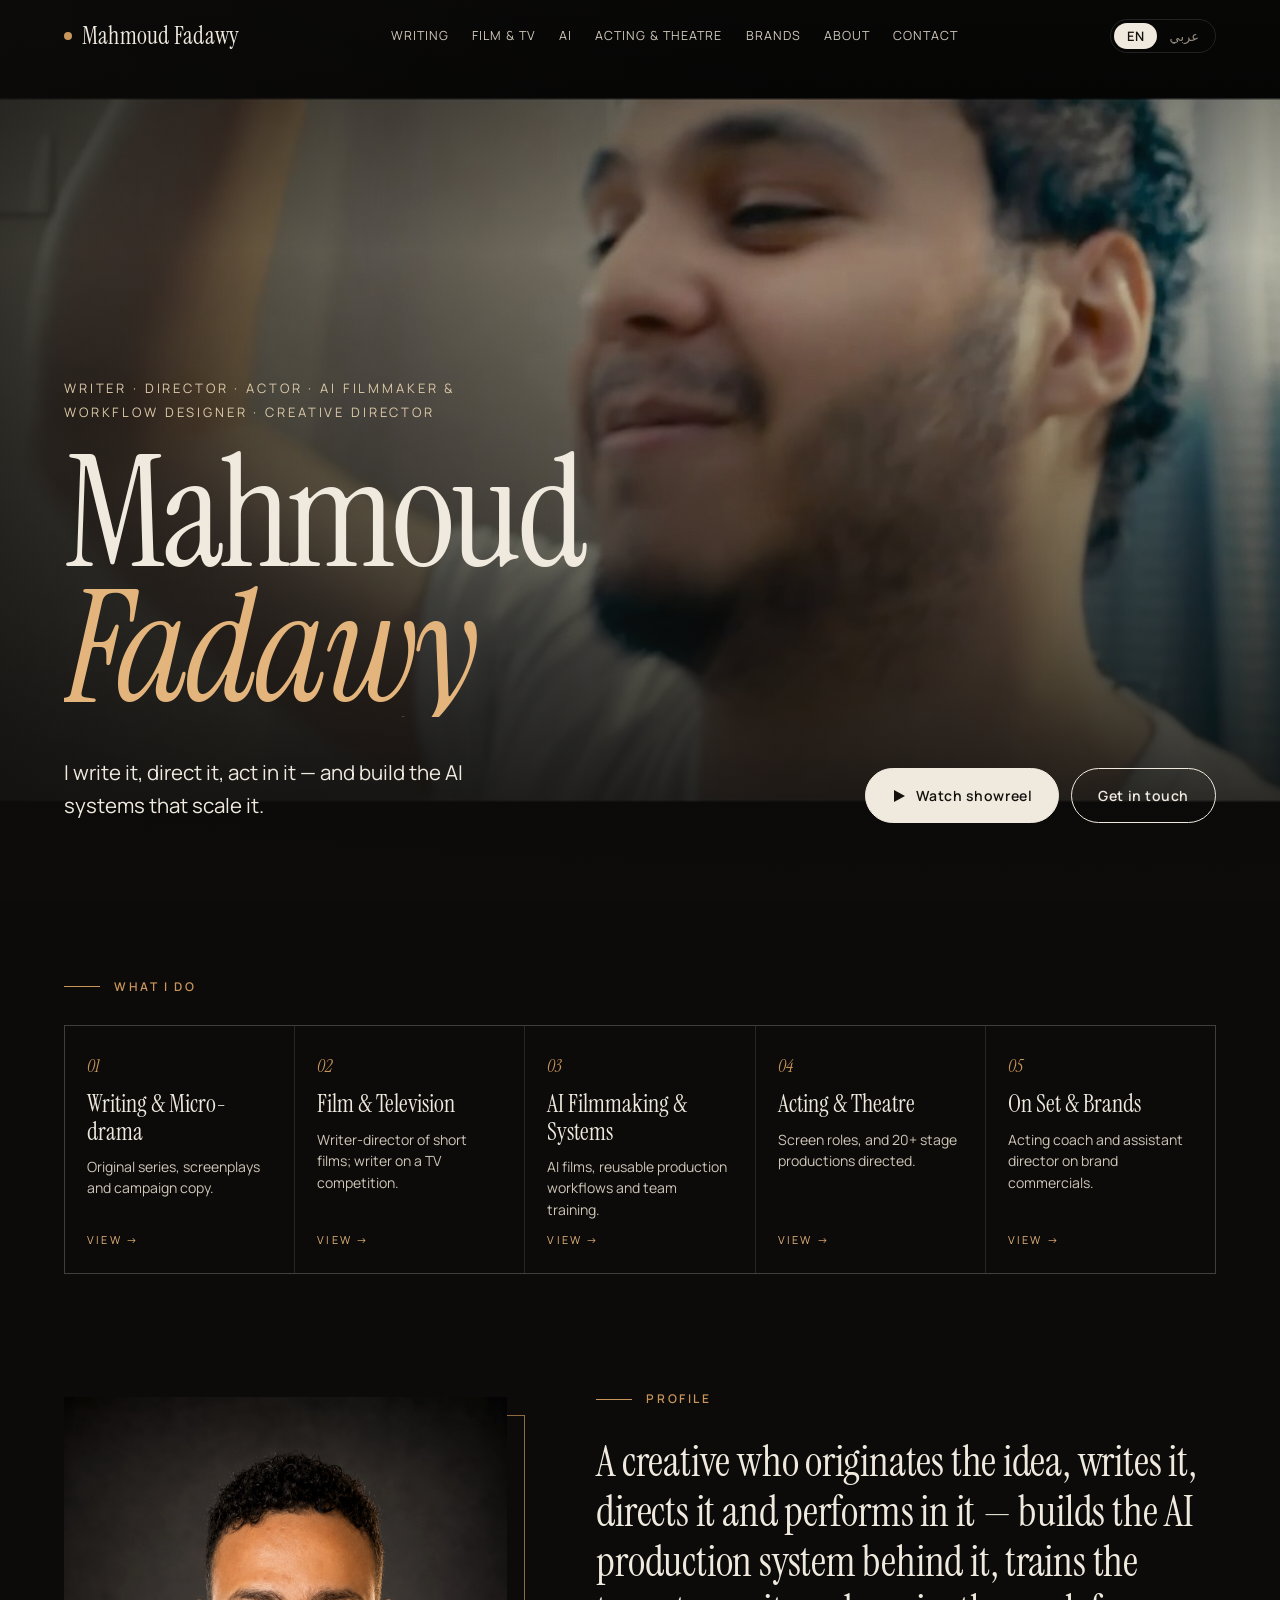
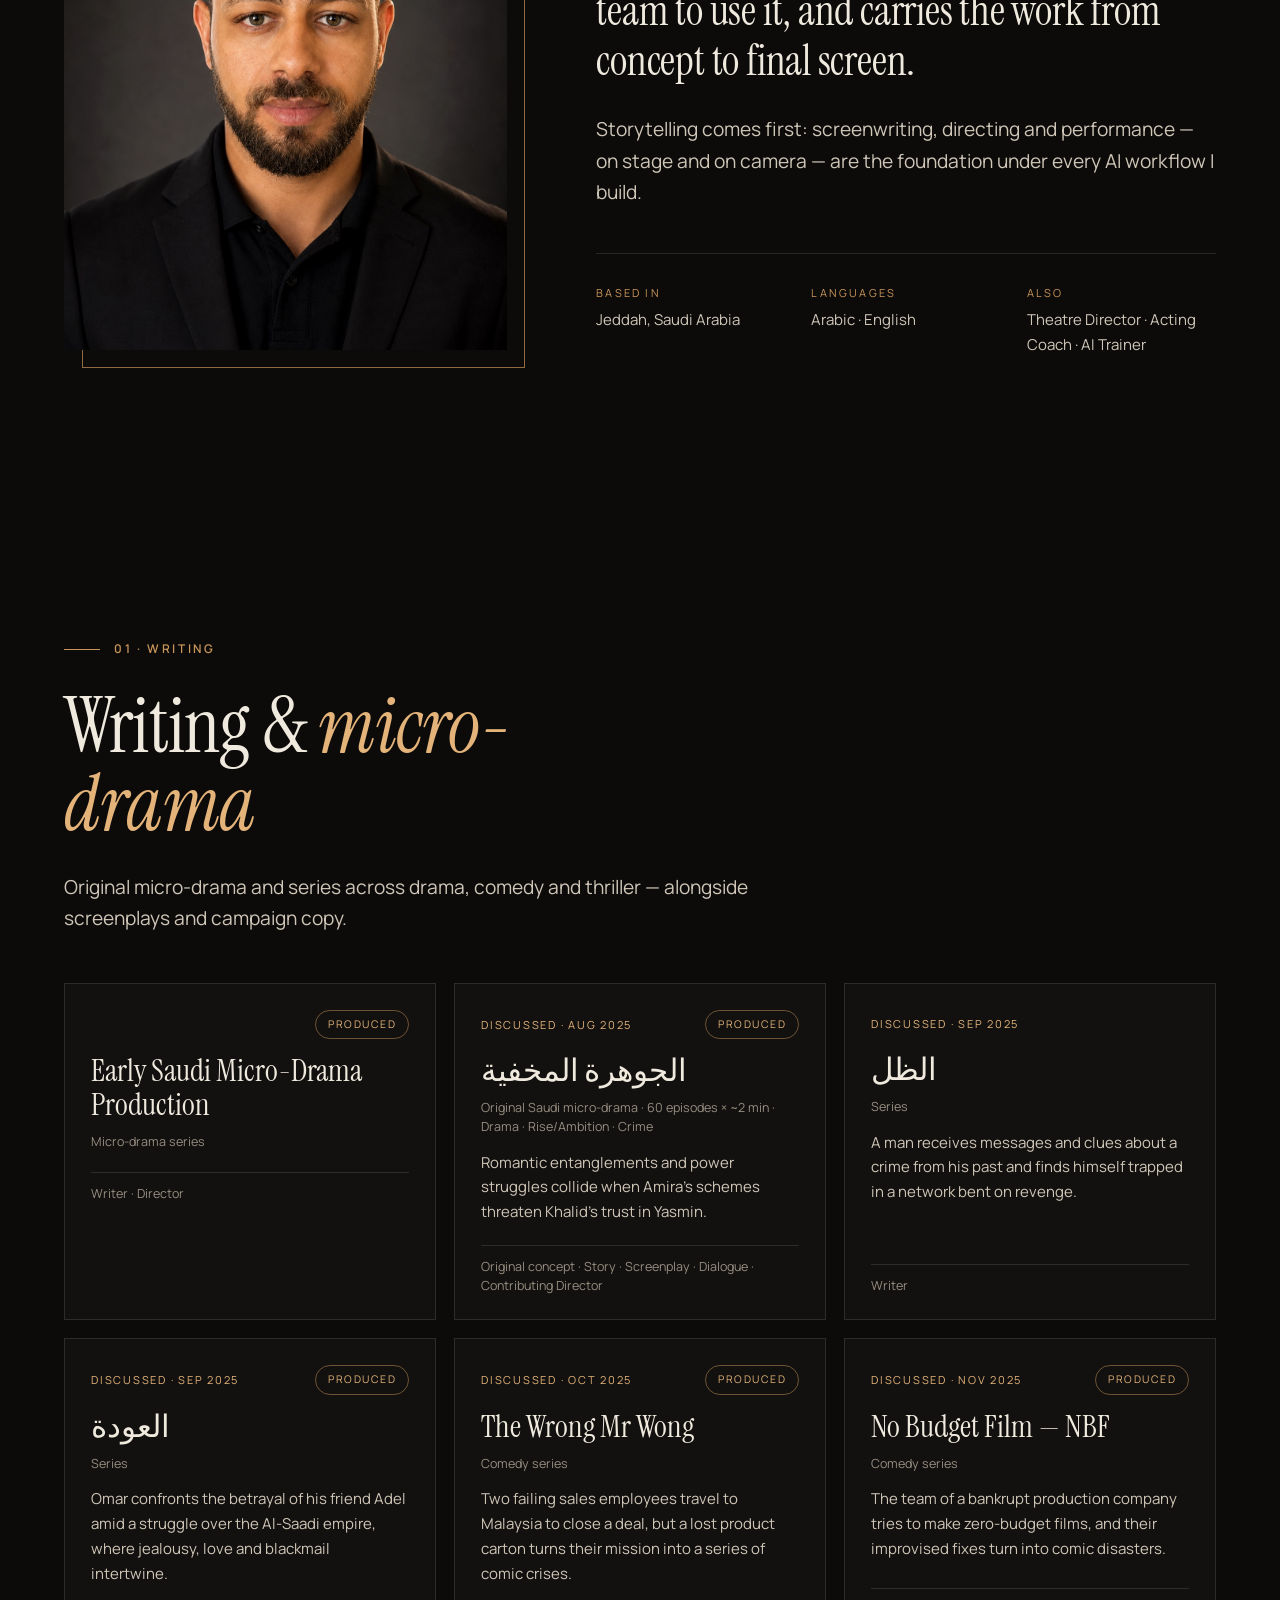
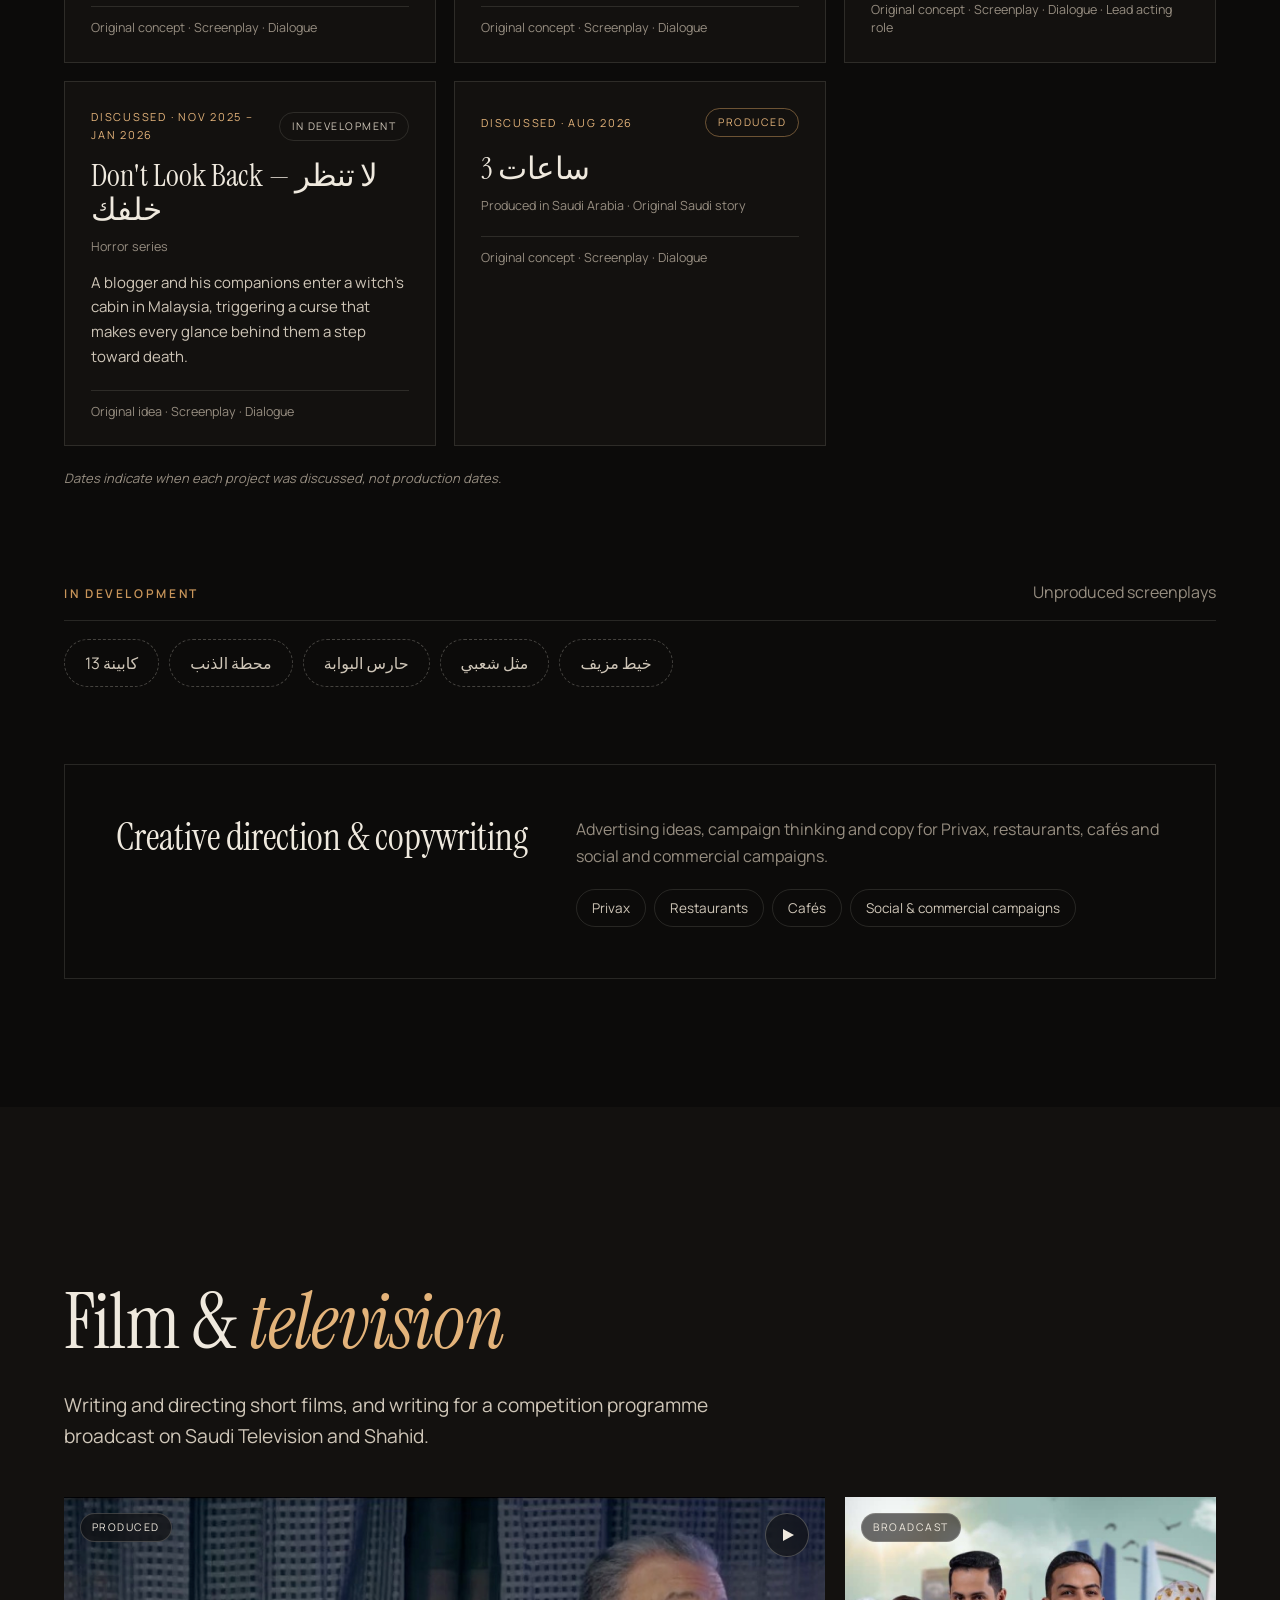
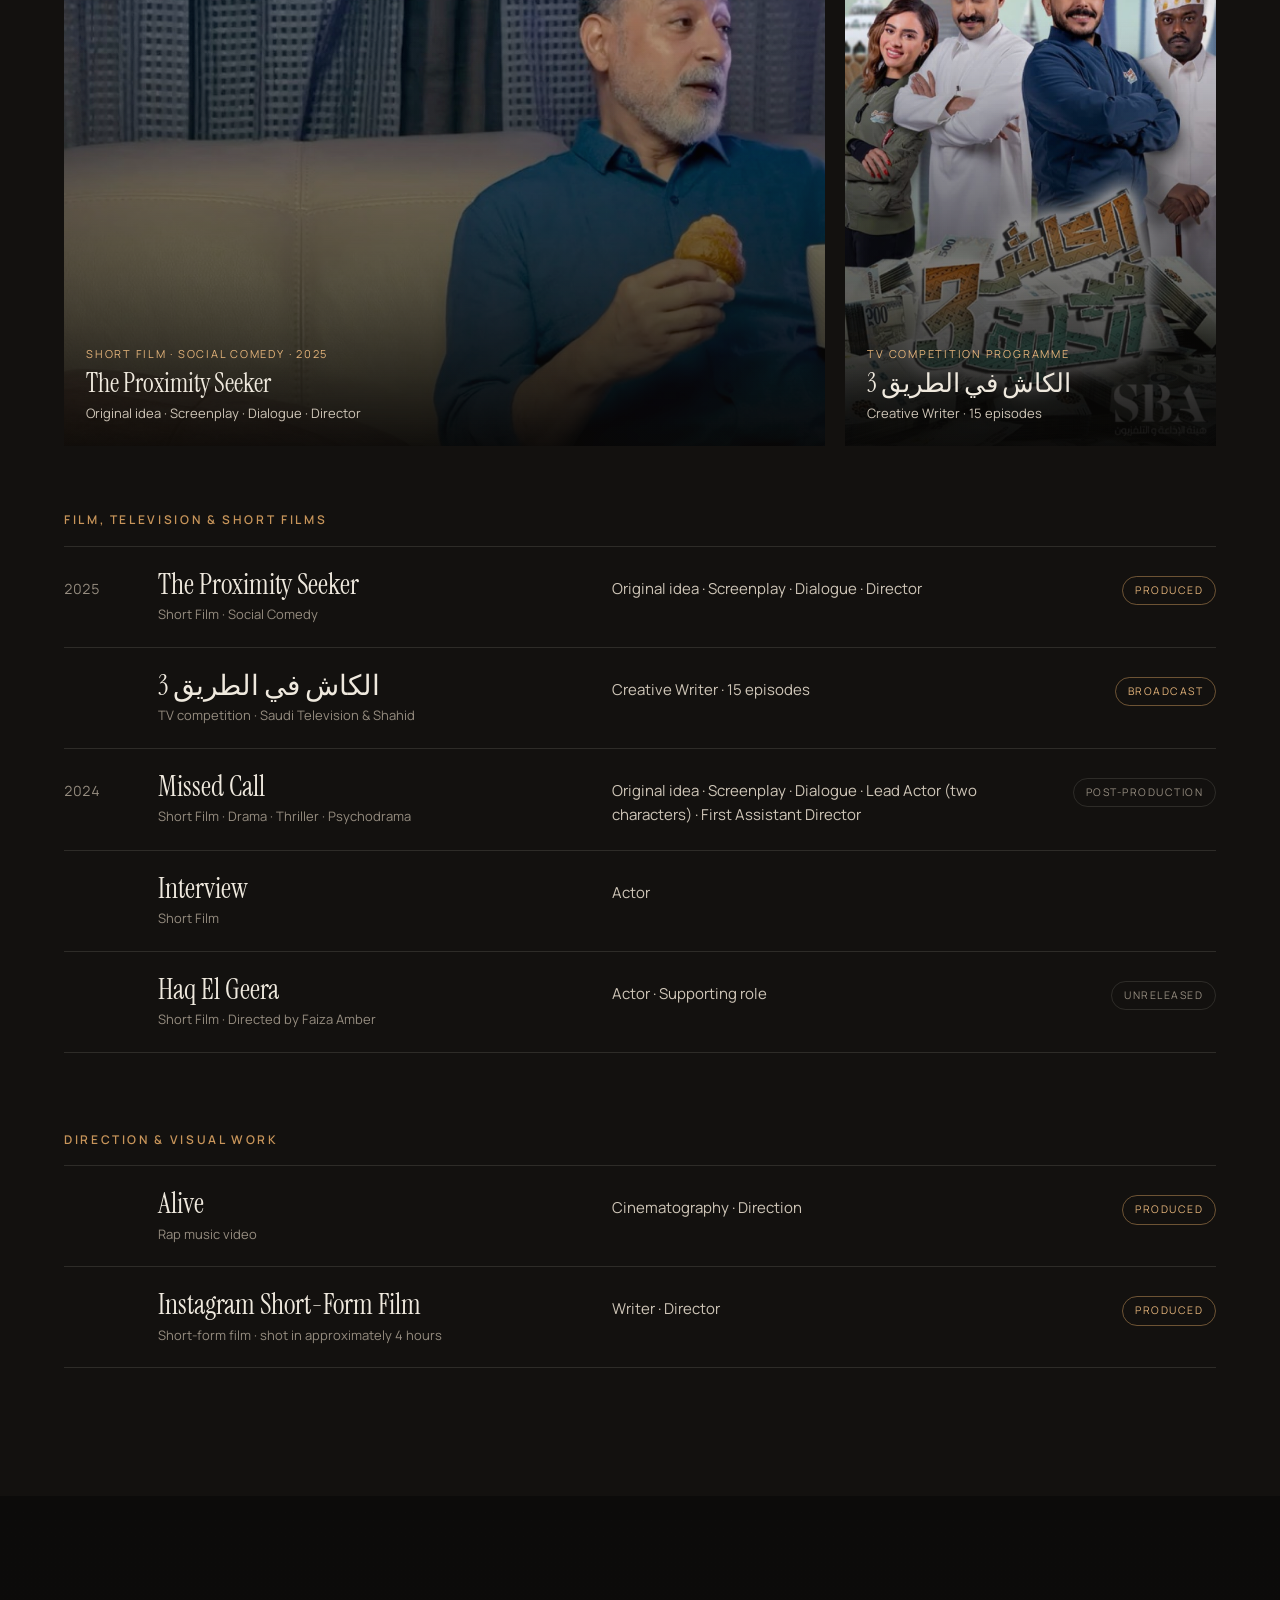
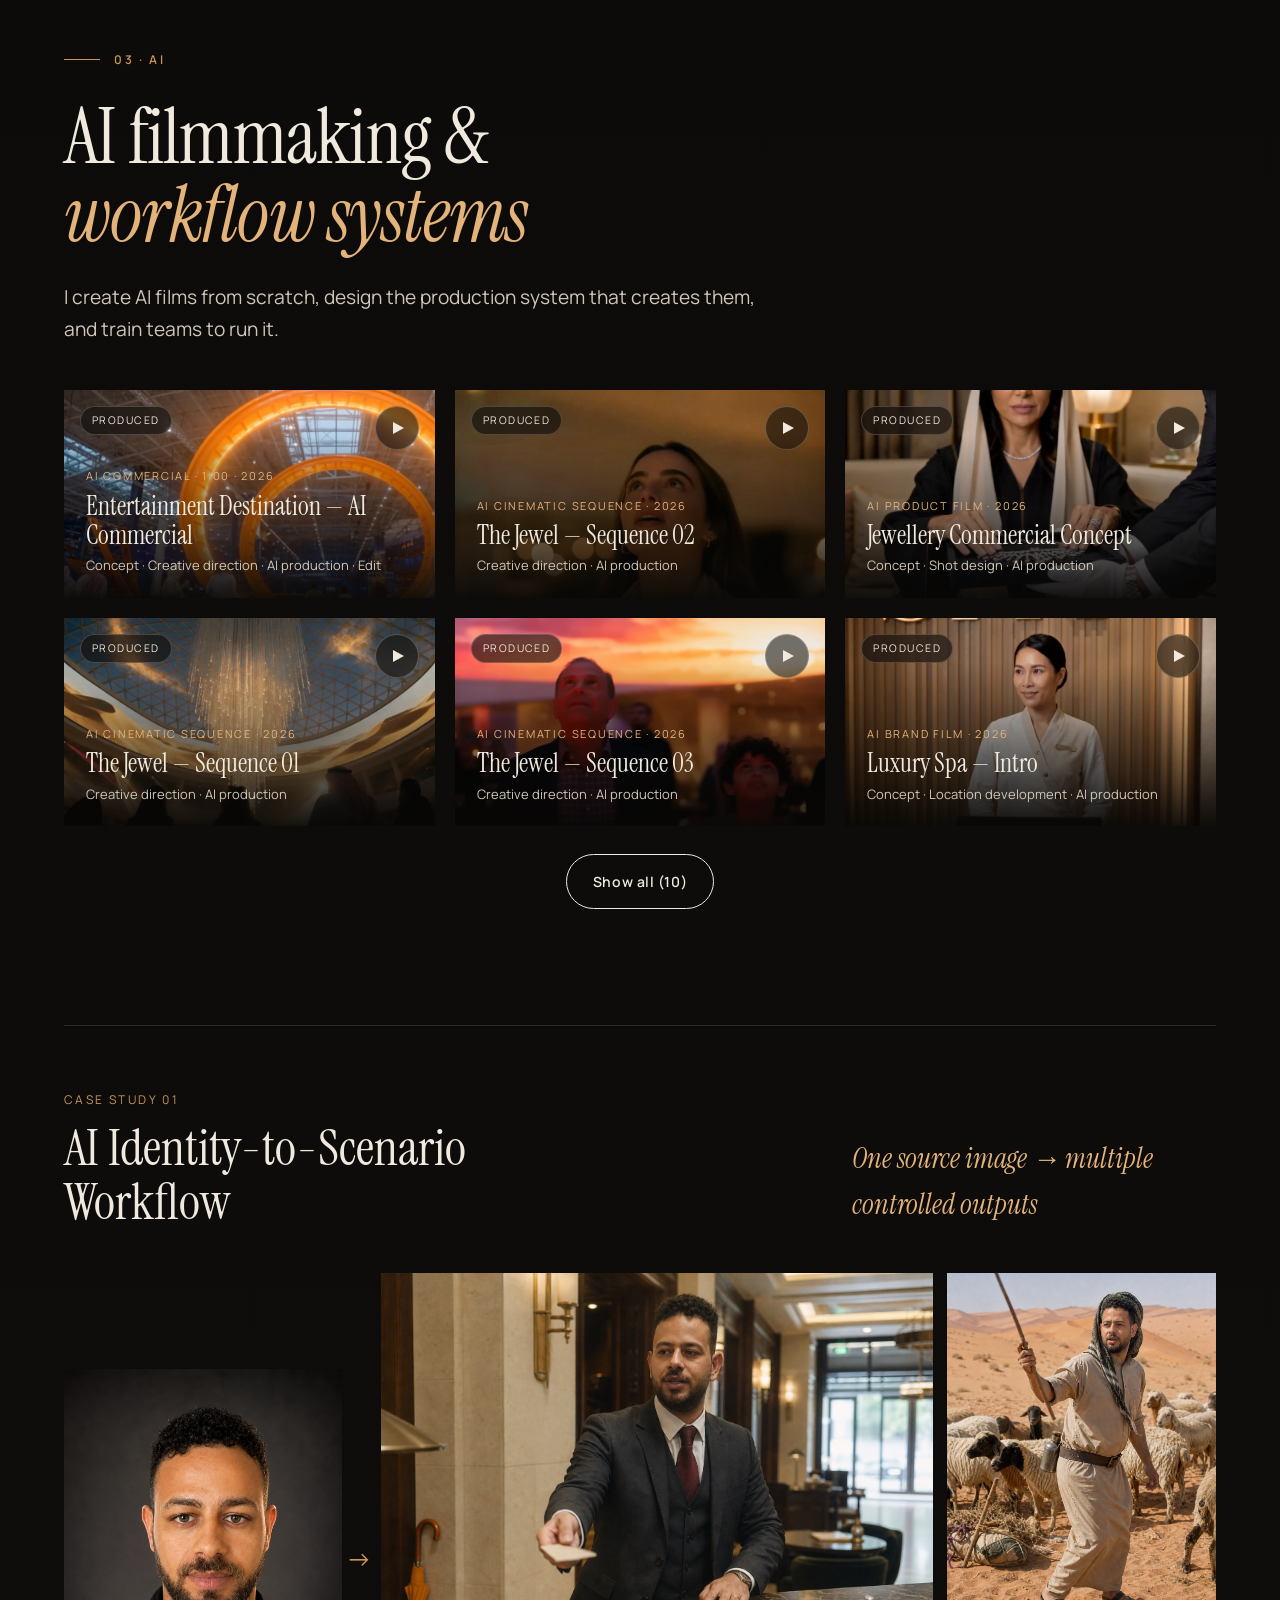
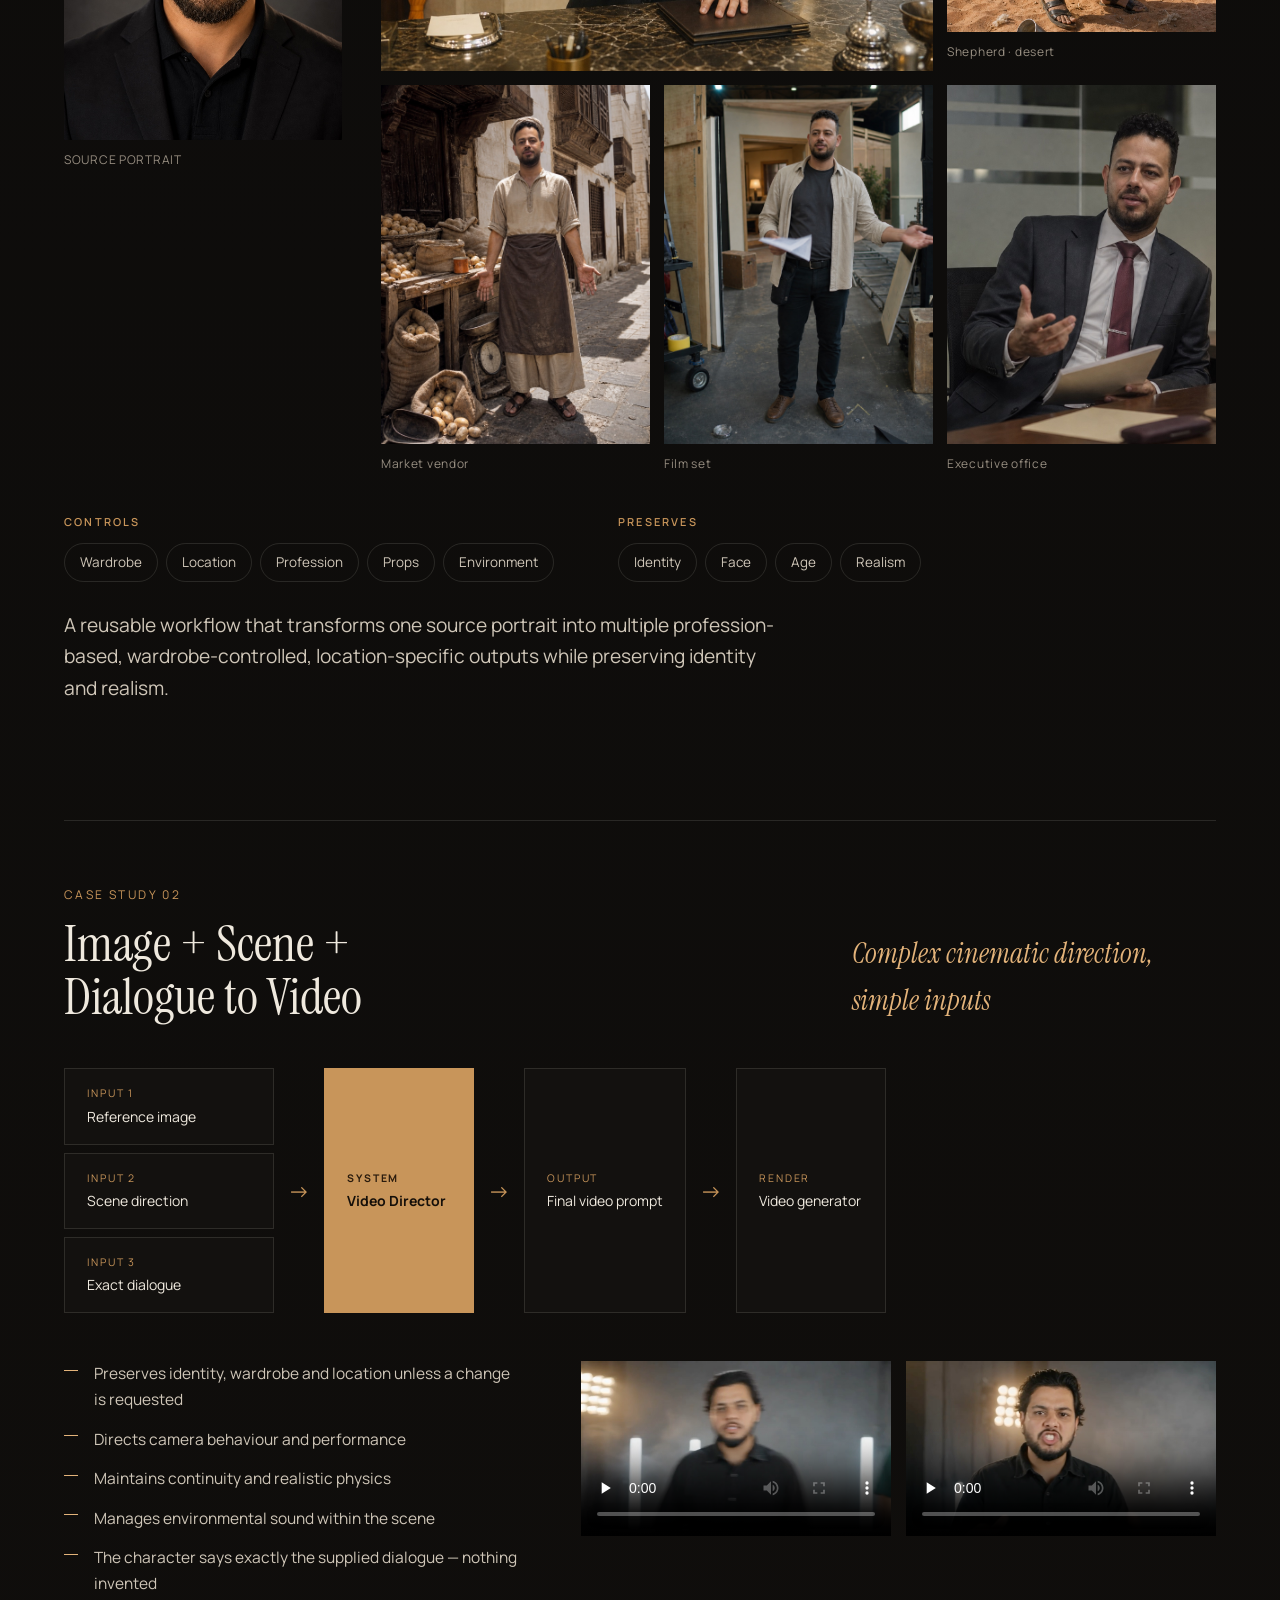
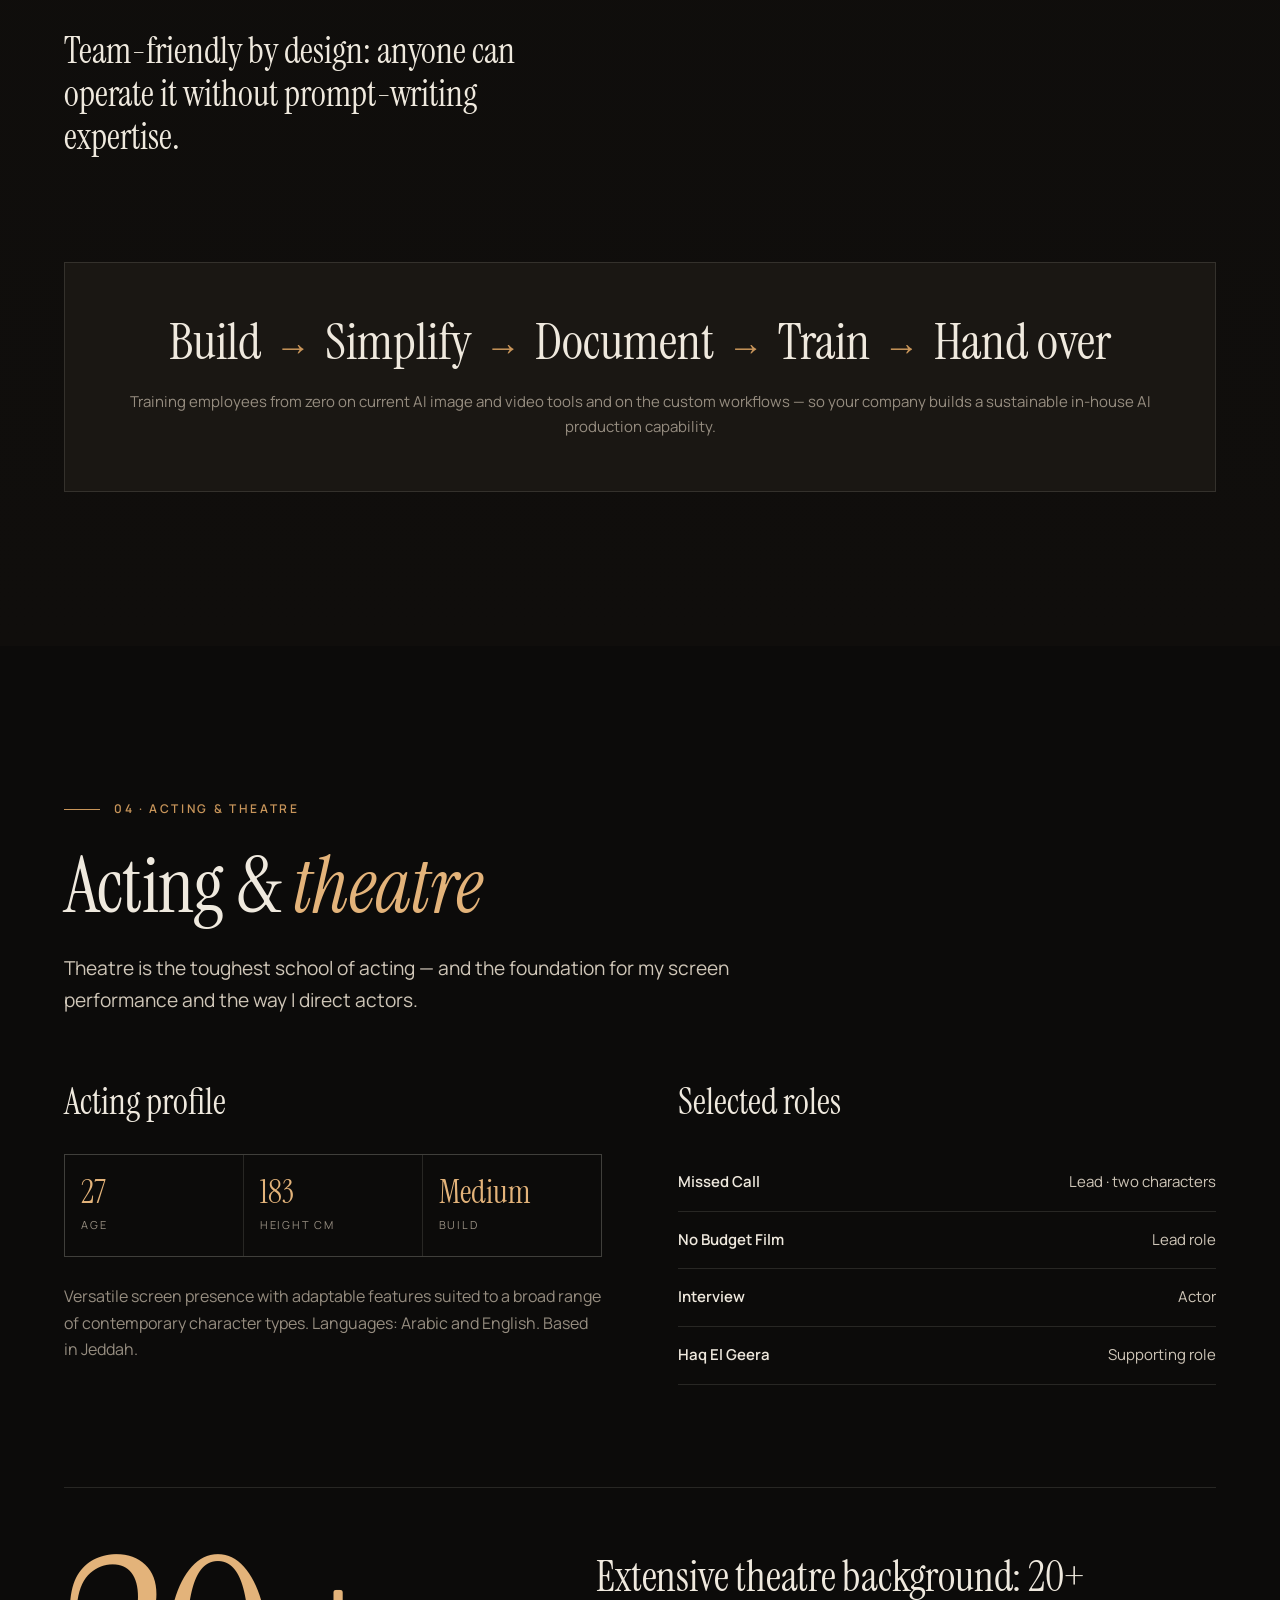
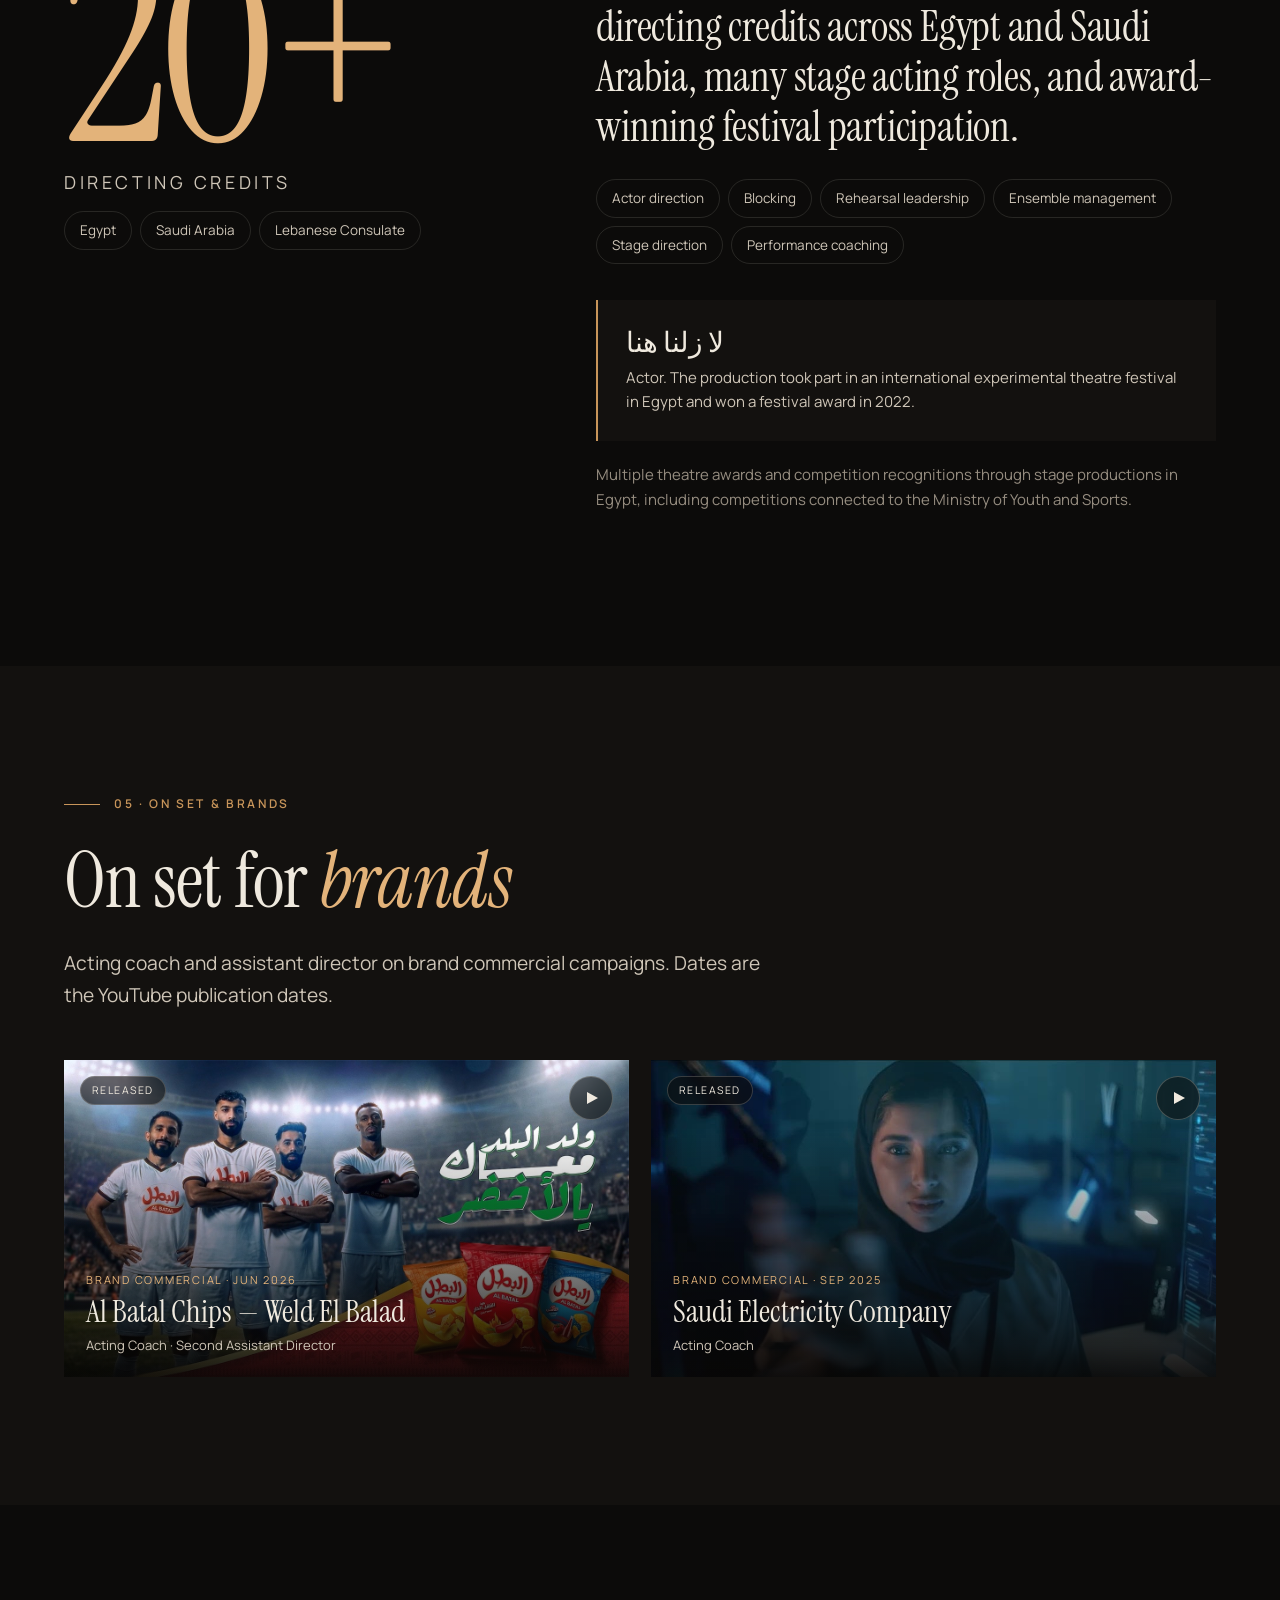
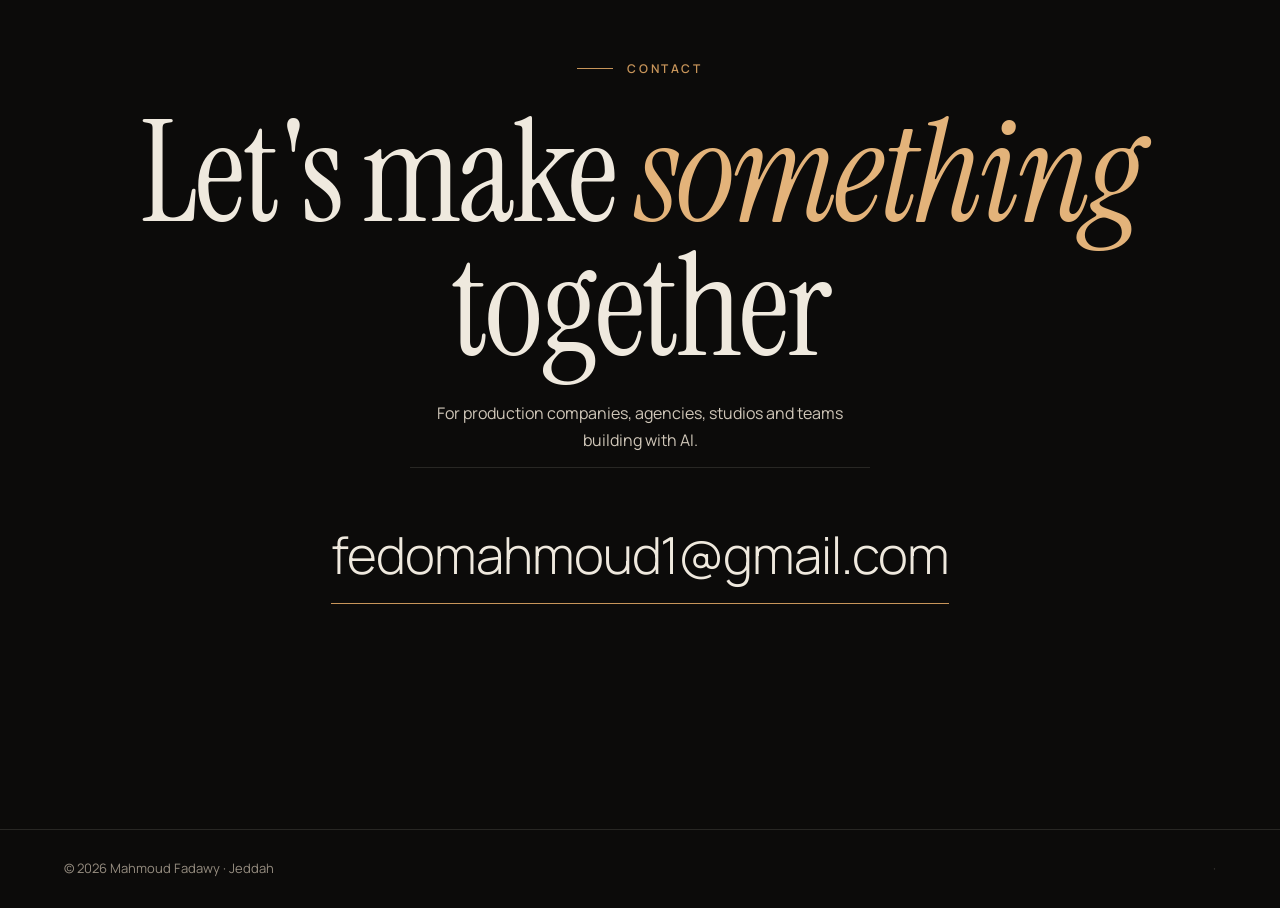
<file: index.html>
<!doctype html>
<html lang="en" dir="ltr">
<head>
<meta charset="utf-8">
<meta name="viewport" content="width=device-width,initial-scale=1,viewport-fit=cover">
<title>Mahmoud Fadawy — Writer · Director · Actor · AI Filmmaker</title>
<meta name="description" content="Mahmoud Fadawy is a Jeddah-based writer, director, actor and AI filmmaker. Micro-drama and series, film and television, theatre, brand commercials, and reusable AI production systems.">
<meta name="theme-color" content="#0c0b0a">
<meta property="og:title" content="Mahmoud Fadawy — Writer · Director · Actor · AI Filmmaker">
<meta property="og:description" content="Micro-drama and series, film and television, theatre, brand commercials and AI production systems. Based in Jeddah.">
<meta property="og:image" content="media/img/p-reel.jpg">
<meta property="og:type" content="website">
<link rel="icon" href="data:image/svg+xml,<svg xmlns='http://www.w3.org/2000/svg' viewBox='0 0 32 32'><rect width='32' height='32' fill='%230c0b0a'/><circle cx='16' cy='16' r='6' fill='%23c8955a'/></svg>">
<link rel="preconnect" href="https://fonts.googleapis.com">
<link rel="preconnect" href="https://fonts.gstatic.com" crossorigin>
<link href="https://fonts.googleapis.com/css2?family=Instrument+Serif:ital@0;1&family=Manrope:wght@300;400;500;600;700&family=Noto+Kufi+Arabic:wght@400;500&family=IBM+Plex+Sans+Arabic:wght@300;400;500;600&display=swap" rel="stylesheet">
<link rel="stylesheet" href="css/style.css">
</head>
<body>

<header class="top" id="top">
  <div class="wrap bar">
    <a class="brand" href="#hero" data-ar="محمود فداوي"><i></i>Mahmoud Fadawy</a>
    <nav class="main" id="nav" aria-label="Main">
      <a href="#writing" data-ar="الكتابة">Writing</a>
      <a href="#film" data-ar="أفلام وتلفزيون">Film &amp; TV</a>
      <a href="#ai" data-ar="الذكاء الاصطناعي">AI</a>
      <a href="#stage" data-ar="التمثيل والمسرح">Acting &amp; Theatre</a>
      <a href="#brands" data-ar="الإعلانات">Brands</a>
      <a href="#about" data-ar="نبذة">About</a>
      <a href="#contact" data-ar="تواصل">Contact</a>
    </nav>
    <div class="tools">
      <div class="lang" role="group" aria-label="Language">
        <button type="button" data-l="en" class="on" aria-label="English">EN</button>
        <button type="button" data-l="ar" aria-label="العربية">عربي</button>
      </div>
      <button class="burger" id="burger" aria-label="Menu" aria-expanded="false"><span></span><span></span></button>
    </div>
  </div>
</header>

<main>
<!-- HERO -->
<section class="hero" id="hero">
  <video class="bg" id="heroVid" src="media/video/reel.mp4" poster="media/img/p-reel.jpg" muted loop playsinline autoplay preload="auto"></video>
  <div class="wrap">
    <p class="kicker" data-ar="كاتب · مخرج · ممثل · صانع أفلام ذكاء اصطناعي ومصمم أنظمة إنتاج · مدير إبداعي">Writer · Director · Actor · AI Filmmaker &amp; Workflow Designer · Creative Director</p>
    <h1 aria-label="Mahmoud Fadawy"><span><b data-ar="محمود">Mahmoud</b></span><span><b data-ar="فداوي">Fadawy</b></span></h1>
    <div class="row">
      <p class="tag" data-ar="أكتب العمل، وأخرجه، وأمثّل فيه، وأبني أنظمة الذكاء الاصطناعي التي تضاعف إنتاجه.">I write it, direct it, act in it — and build the AI systems that scale it.</p>
      <div class="ctas">
        <button class="btn fill" id="reelBtn" type="button"><svg viewBox="0 0 14 14" fill="currentColor"><path d="M2 1l11 6-11 6z"/></svg><span data-ar="شاهد الشوريل">Watch showreel</span></button>
        <a class="btn ghost" href="#contact" data-ar="تواصل معي">Get in touch</a>
      </div>
    </div>
  </div>
</section>

<!-- WHAT I DO: quick map -->
<section class="map" id="map">
  <div class="wrap">
    <div class="eyebrow rv" data-ar="ما أقدّمه">What I do</div>
    <div class="tiles">
      <a class="tile rv" href="#writing"><span class="n">01</span><h3 data-ar="الكتابة والدراما القصيرة">Writing &amp; Micro-drama</h3><p data-ar="مسلسلات قصيرة أصلية، سيناريوهات، وكتابة إعلانية.">Original series, screenplays and campaign copy.</p><span class="go" data-ar="عرض">View</span></a>
      <a class="tile rv d1" href="#film"><span class="n">02</span><h3 data-ar="أفلام وتلفزيون">Film &amp; Television</h3><p data-ar="كاتب ومخرج أفلام قصيرة، وكاتب في برنامج مسابقات تلفزيوني.">Writer-director of short films; writer on a TV competition.</p><span class="go" data-ar="عرض">View</span></a>
      <a class="tile rv d2" href="#ai"><span class="n">03</span><h3 data-ar="الذكاء الاصطناعي">AI Filmmaking &amp; Systems</h3><p data-ar="أفلام بالذكاء الاصطناعي، وأنظمة إنتاج قابلة للتكرار، وتدريب للفرق.">AI films, reusable production workflows and team training.</p><span class="go" data-ar="عرض">View</span></a>
      <a class="tile rv" href="#stage"><span class="n">04</span><h3 data-ar="التمثيل والمسرح">Acting &amp; Theatre</h3><p data-ar="أدوار سينمائية، وأكثر من ٢٠ عملًا مسرحيًا مُخرَجًا.">Screen roles, and 20+ stage productions directed.</p><span class="go" data-ar="عرض">View</span></a>
      <a class="tile rv d1" href="#brands"><span class="n">05</span><h3 data-ar="الإعلانات والتصوير">On Set &amp; Brands</h3><p data-ar="مدرب تمثيل ومساعد مخرج في إعلانات لعلامات تجارية.">Acting coach and assistant director on brand commercials.</p><span class="go" data-ar="عرض">View</span></a>
    </div>
  </div>
</section>

<!-- ABOUT -->
<section class="about" id="about">
  <div class="wrap grid">
    <div class="portrait rv"><img src="media/img/headshot.jpg" alt="Mahmoud Fadawy" width="1122" height="1402" loading="lazy"></div>
    <div>
      <div class="eyebrow rv" data-ar="نبذة">Profile</div>
      <p class="statement rv d1" data-ar="مبدع يبتكر الفكرة ويكتبها ويخرجها ويمثّل فيها، ويبني نظام الإنتاج بالذكاء الاصطناعي خلفها، ويدرّب الفريق على استخدامه، ويمضي بالعمل من الفكرة حتى الشاشة.">A creative who originates the idea, writes it, directs it and performs in it — builds the AI production system behind it, trains the team to use it, and carries the work from concept to final screen.</p>
      <p class="lead rv d2" data-ar="السرد القصصي هو الأساس: الكتابة والإخراج والأداء على الخشبة وأمام الكاميرا هي ما يقوم عليه كل نظام ذكاء اصطناعي أبنيه.">Storytelling comes first: screenwriting, directing and performance — on stage and on camera — are the foundation under every AI workflow I build.</p>
      <dl class="facts rv d3">
        <div><dt data-ar="المقر">Based in</dt><dd data-ar="جدة، المملكة العربية السعودية">Jeddah, Saudi Arabia</dd></div>
        <div><dt data-ar="اللغات">Languages</dt><dd data-ar="العربية · الإنجليزية">Arabic · English</dd></div>
        <div><dt data-ar="أيضًا">Also</dt><dd data-ar="مخرج مسرحي · مدرب تمثيل · مدرب ذكاء اصطناعي">Theatre Director · Acting Coach · AI Trainer</dd></div>
      </dl>
    </div>
  </div>
</section>

<!-- 1. WRITING -->
<section class="writing" id="writing">
  <div class="wrap">
    <div class="eyebrow rv" data-ar="٠١ · الكتابة">01 · Writing</div>
    <h2 class="title rv d1" data-ar="الكتابة والدراما القصيرة">Writing &amp; <em>micro-drama</em></h2>
    <p class="lead rv d2" data-ar="مسلسلات دراما قصيرة وكوميديا وإثارة بقصص أصلية، إلى جانب سيناريوهات وكتابة إعلانية.">Original micro-drama and series across drama, comedy and thriller — alongside screenplays and campaign copy.</p>
    <div class="series" id="seriesGrid"></div>
    <p class="note rv" data-ar="التواريخ تشير إلى مناقشة الأعمال، وليست تواريخ الإنتاج.">Dates indicate when each project was discussed, not production dates.</p>

    <div class="sub rv"><h3 data-ar="قيد التطوير">In development</h3><span class="muted" data-ar="سيناريوهات لم تُنتَج بعد">Unproduced screenplays</span></div>
    <div class="slate rv" id="slate"></div>

    <div class="copy rv">
      <div><h3 data-ar="الإدارة الإبداعية وكتابة الإعلانات">Creative direction &amp; copywriting</h3></div>
      <div>
        <p class="muted" data-ar="أفكار إعلانية وتفكير حملات وكتابة نصوص لـ Privax والمطاعم والمقاهي وحملات التواصل الاجتماعي والحملات التجارية.">Advertising ideas, campaign thinking and copy for Privax, restaurants, cafés and social and commercial campaigns.</p>
        <div class="pills" style="margin-top:20px"><span>Privax</span><span data-ar="مطاعم">Restaurants</span><span data-ar="مقاهٍ">Cafés</span><span data-ar="حملات اجتماعية وتجارية">Social &amp; commercial campaigns</span></div>
      </div>
    </div>
  </div>
</section>

<!-- 2. FILM & TV -->
<section class="film" id="film">
  <div class="wrap">
    <div class="eyebrow rv" data-ar="٠٢ · أفلام وتلفزيون">02 · Film &amp; Television</div>
    <h2 class="title rv d1" data-ar="أفلام وتلفزيون">Film &amp; <em>television</em></h2>
    <p class="lead rv d2" data-ar="كتابة وإخراج أفلام قصيرة، وكتابة لبرنامج مسابقات عُرض على التلفزيون السعودي وشاهد.">Writing and directing short films, and writing for a competition programme broadcast on Saudi Television and Shahid.</p>
    <div class="masonry" id="worksFilm"></div>
    <div id="filmGroups"></div>
  </div>
</section>

<!-- 3. AI -->
<section class="systems" id="ai">
  <div class="wrap">
    <div class="eyebrow rv" data-ar="٠٣ · الذكاء الاصطناعي">03 · AI</div>
    <h2 class="title rv d1" data-ar="صناعة الأفلام وأنظمة العمل بالذكاء الاصطناعي">AI filmmaking &amp; <em>workflow systems</em></h2>
    <p class="lead rv d2" data-ar="أصنع أفلامًا بالذكاء الاصطناعي من الصفر، وأصمّم نظام الإنتاج الذي يصنعها، وأدرّب الفرق على استخدامه.">I create AI films from scratch, design the production system that creates them, and train teams to run it.</p>
    <div class="masonry" id="worksAI"></div>
    <div class="more rv" id="aiMore" hidden><button class="btn ghost" id="aiToggle" type="button"></button></div>

    <!-- Case 01 -->
    <div class="case">
      <div class="head rv">
        <div>
          <div class="tag" data-ar="دراسة حالة ٠١">Case study 01</div>
          <h3 data-ar="نظام تحويل الهوية إلى سيناريو">AI Identity-to-Scenario Workflow</h3>
        </div>
        <p class="key" data-ar="صورة واحدة ← مخرجات متعددة تحت السيطرة">One source image → multiple controlled outputs</p>
      </div>
      <div class="ident">
        <figure class="src rv"><img src="media/img/headshot.jpg" alt="Source portrait" loading="lazy"><figcaption data-ar="الصورة المصدر">SOURCE PORTRAIT</figcaption></figure>
        <div class="results">
          <figure class="rv wide"><img src="media/img/identity-4.jpg" alt="Hotel concierge scenario" loading="lazy"><figcaption data-ar="موظف استقبال فندقي">Hotel concierge</figcaption></figure>
          <figure class="rv d1"><img src="media/img/identity-3.jpg" alt="Shepherd in the desert" loading="lazy"><figcaption data-ar="راعي في الصحراء">Shepherd · desert</figcaption></figure>
          <figure class="rv"><img src="media/img/identity-1.jpg" alt="Market vendor" loading="lazy"><figcaption data-ar="بائع في السوق القديم">Market vendor</figcaption></figure>
          <figure class="rv d1"><img src="media/img/identity-6.jpg" alt="Film set" loading="lazy"><figcaption data-ar="موقع تصوير">Film set</figcaption></figure>
          <figure class="rv d2"><img src="media/img/identity-5.jpg" alt="Executive office" loading="lazy"><figcaption data-ar="مكتب تنفيذي">Executive office</figcaption></figure>
        </div>
      </div>
      <div class="controls rv">
        <div><h4 data-ar="يتحكم في">Controls</h4><div class="pills"><span data-ar="الملابس">Wardrobe</span><span data-ar="الموقع">Location</span><span data-ar="المهنة">Profession</span><span data-ar="الإكسسوارات">Props</span><span data-ar="البيئة">Environment</span></div></div>
        <div><h4 data-ar="ويحافظ على">Preserves</h4><div class="pills"><span data-ar="الهوية">Identity</span><span data-ar="الملامح">Face</span><span data-ar="العمر">Age</span><span data-ar="الواقعية">Realism</span></div></div>
      </div>
      <p class="lead rv" data-ar="نظام قابل لإعادة الاستخدام يحوّل صورة شخصية واحدة إلى مخرجات متعددة بحسب المهنة والملابس والموقع، مع الحفاظ على الهوية والواقعية.">A reusable workflow that transforms one source portrait into multiple profession-based, wardrobe-controlled, location-specific outputs while preserving identity and realism.</p>
    </div>

    <!-- Case 02 -->
    <div class="case">
      <div class="head rv">
        <div>
          <div class="tag" data-ar="دراسة حالة ٠٢">Case study 02</div>
          <h3 data-ar="من الصورة والمشهد والحوار إلى فيديو">Image + Scene + Dialogue to Video</h3>
        </div>
        <p class="key" data-ar="إخراج سينمائي معقّد بمدخلات بسيطة">Complex cinematic direction, simple inputs</p>
      </div>
      <div class="flow rv">
        <div class="in">
          <div class="node"><small data-ar="مدخل ١">Input 1</small><span data-ar="صورة مرجعية">Reference image</span></div>
          <div class="node"><small data-ar="مدخل ٢">Input 2</small><span data-ar="توجيه المشهد">Scene direction</span></div>
          <div class="node"><small data-ar="مدخل ٣">Input 3</small><span data-ar="الحوار الحرفي">Exact dialogue</span></div>
        </div>
        <div class="arrow">→</div>
        <div class="node core"><small data-ar="النظام">System</small><span data-ar="مخرج الفيديو">Video Director</span></div>
        <div class="arrow">→</div>
        <div class="node"><small data-ar="مخرَج">Output</small><span data-ar="برومبت الفيديو النهائي">Final video prompt</span></div>
        <div class="arrow">→</div>
        <div class="node"><small data-ar="التوليد">Render</small><span data-ar="مولّد الفيديو">Video generator</span></div>
      </div>
      <div class="two">
        <div>
          <ul class="checks rv">
            <li data-ar="يحافظ على الهوية والملابس والموقع ما لم يُطلب تغييرها">Preserves identity, wardrobe and location unless a change is requested</li>
            <li data-ar="يوجّه الكاميرا والأداء">Directs camera behaviour and performance</li>
            <li data-ar="يضمن الاستمرارية والفيزياء الواقعية">Maintains continuity and realistic physics</li>
            <li data-ar="يدير الصوت البيئي داخل المشهد">Manages environmental sound within the scene</li>
            <li data-ar="تنطق الشخصية الحوار المكتوب حرفيًا، دون إضافة أي كلام">The character says exactly the supplied dialogue — nothing invented</li>
          </ul>
          <p class="quote rv" data-ar="مناسب للفرق: أي موظف يستطيع تشغيله دون خبرة في كتابة التوجيهات.">Team-friendly by design: anyone can operate it without prompt-writing expertise.</p>
        </div>
        <div class="players rv" id="sysPlayers"></div>
      </div>
    </div>

    <div class="process rv">
      <ol><li data-ar="ابنِ">Build</li><li data-ar="بسِّط">Simplify</li><li data-ar="وثّق">Document</li><li data-ar="درّب">Train</li><li data-ar="سلّم">Hand over</li></ol>
      <p data-ar="تدريب الموظفين من الصفر على أدوات الصورة والفيديو بالذكاء الاصطناعي، وعلى أنظمة العمل المخصصة، لتبني شركتك قدرة إنتاج داخلية مستدامة.">Training employees from zero on current AI image and video tools and on the custom workflows — so your company builds a sustainable in-house AI production capability.</p>
    </div>
  </div>
</section>

<!-- 4. ACTING & THEATRE -->
<section class="onset" id="stage">
  <div class="wrap">
    <div class="eyebrow rv" data-ar="٠٤ · التمثيل والمسرح">04 · Acting &amp; Theatre</div>
    <h2 class="title rv d1" data-ar="التمثيل والمسرح">Acting &amp; <em>theatre</em></h2>
    <p class="lead rv d2" data-ar="المسرح أصعب مدارس التمثيل، وهو الأساس الذي أبني عليه أدائي أمام الكاميرا وتوجيهي للممثلين.">Theatre is the toughest school of acting — and the foundation for my screen performance and the way I direct actors.</p>

    <div class="grid2">
      <div class="rv">
        <h3 data-ar="الملف التمثيلي">Acting profile</h3>
        <div class="stats"><div><b>27</b><span data-ar="العمر">Age</span></div><div><b>183</b><span data-ar="الطول (سم)">Height cm</span></div><div><b data-ar="متوسط">Medium</b><span data-ar="البنية">Build</span></div></div>
        <p class="muted" data-ar="حضور سينمائي متعدد الاستخدامات بملامح مرنة تناسب طيفًا واسعًا من الشخصيات المعاصرة. اللغات: العربية والإنجليزية. المقر: جدة.">Versatile screen presence with adaptable features suited to a broad range of contemporary character types. Languages: Arabic and English. Based in Jeddah.</p>
      </div>
      <div class="rv d1">
        <h3 data-ar="أبرز الأدوار">Selected roles</h3>
        <ul class="mini" id="actingList"></ul>
      </div>
    </div>

    <div class="theatre-block">
      <div class="rv">
        <div class="big">20+<small data-ar="عملًا مسرحيًا مُخرَجًا">directing credits</small></div>
        <div class="places"><span data-ar="مصر">Egypt</span><span data-ar="المملكة العربية السعودية">Saudi Arabia</span><span data-ar="القنصلية اللبنانية">Lebanese Consulate</span></div>
      </div>
      <div class="rv d1">
        <p class="statement" data-ar="خلفية مسرحية واسعة تضم أكثر من ٢٠ عملًا مُخرَجًا في مصر والسعودية، إلى جانب أدوار تمثيلية كثيرة على الخشبة ومشاركات مهرجانية حاصلة على جوائز.">Extensive theatre background: 20+ directing credits across Egypt and Saudi Arabia, many stage acting roles, and award-winning festival participation.</p>
        <div class="pills" style="margin-top:28px"><span data-ar="توجيه الممثلين">Actor direction</span><span data-ar="البلوكينغ">Blocking</span><span data-ar="قيادة البروفات">Rehearsal leadership</span><span data-ar="إدارة الفريق">Ensemble management</span><span data-ar="الإخراج المسرحي">Stage direction</span><span data-ar="تدريب الأداء">Performance coaching</span></div>
        <div class="hl"><h4>لا زلنا هنا</h4><p data-ar="ممثل. شارك العرض في مهرجان دولي للمسرح التجريبي في مصر، وحصل على جائزة في المهرجان عام ٢٠٢٢.">Actor. The production took part in an international experimental theatre festival in Egypt and won a festival award in 2022.</p></div>
        <p class="muted" style="margin-top:22px;font-size:15px" data-ar="جوائز وتكريمات متعددة في مسابقات مسرحية عبر عروض في مصر، منها مسابقات مرتبطة بوزارة الشباب والرياضة.">Multiple theatre awards and competition recognitions through stage productions in Egypt, including competitions connected to the Ministry of Youth and Sports.</p>
      </div>
    </div>
  </div>
</section>

<!-- 5. BRANDS -->
<section class="brands" id="brands">
  <div class="wrap">
    <div class="eyebrow rv" data-ar="٠٥ · الإعلانات">05 · On set &amp; brands</div>
    <h2 class="title rv d1" data-ar="في موقع التصوير">On set for <em>brands</em></h2>
    <p class="lead rv d2" data-ar="مدرب تمثيل ومساعد مخرج في حملات إعلانية لعلامات تجارية. التواريخ هي تواريخ النشر على يوتيوب.">Acting coach and assistant director on brand commercial campaigns. Dates are the YouTube publication dates.</p>
    <div class="grid-ads" id="worksBrands"></div>
    <ul class="mini" id="commercial" style="margin-top:28px"></ul>
  </div>
</section>

<!-- CONTACT -->
<section class="contact" id="contact">
  <div class="wrap">
    <div class="eyebrow rv" style="justify-content:center" data-ar="تواصل">Contact</div>
    <h2 class="rv d1" data-ar="لنصنع <em>شيئًا</em> معًا">Let's make <em>something</em> together</h2>
    <p class="sub rv d2" data-ar="لشركات الإنتاج والوكالات والاستوديوهات والفرق التي تبني أعمالها بالذكاء الاصطناعي.">For production companies, agencies, studios and teams building with AI.</p>
    <a class="mail rv d2" href="mailto:fedomahmoud1@gmail.com">fedomahmoud1@gmail.com</a>
    <div class="reach rv d3">
      <a href="tel:+966579792870">0579792870</a>
      <a href="tel:+966564327863">0564327863</a>
      <a href="https://www.instagram.com/fadawy99" target="_blank" rel="noopener">@fadawy99</a>
    </div>
  </div>
</section>
</main>

<footer><div class="wrap"><span data-ar="© ٢٠٢٦ محمود فداوي · جدة">© 2026 Mahmoud Fadawy · Jeddah</span><a class="adm" href="admin/">·</a></div></footer>

<div class="lb" id="lb" role="dialog" aria-modal="true" aria-label="Viewer">
  <button class="x" id="lbx" aria-label="Close">×</button>
  <div class="stage" id="lbStage"></div>
  <div class="pl" id="lbPl"></div>
  <div class="cap"><div><h3 id="lbT"></h3><p id="lbD"></p><a id="lbLink" class="lblink" target="_blank" rel="noopener" hidden></a></div></div>
</div>

<script src="js/content.js"></script>
<script src="js/app.js"></script>
</body>
</html>
</file>
<file: css/style.css>
:root{
  --bg:#0c0b0a; --bg2:#13110f; --bg3:#1a1713;
  --ink:#efe9de; --ink2:#cfc6b8; --mute:#968d80; --line:rgba(239,233,222,.12);
  --bronze:#c8955a; --amber:#e3b37a; --sand:#d9c7a6;
  --serif:'Instrument Serif','Times New Roman',serif;
  --sans:'Manrope',system-ui,-apple-system,'Segoe UI',sans-serif;
  --pad:clamp(20px,5vw,72px);
  --max:1360px;
  --ease:cubic-bezier(.2,.7,.2,1);
}
html[lang="ar"]{
  --serif:'Noto Kufi Arabic','Instrument Serif',serif;
  --sans:'IBM Plex Sans Arabic','Manrope',system-ui,sans-serif;
}
*{box-sizing:border-box;margin:0;padding:0}
html{scroll-behavior:smooth;-webkit-text-size-adjust:100%}
body{background:var(--bg);color:var(--ink);font-family:var(--sans);font-size:16px;line-height:1.65;overflow-x:hidden;-webkit-font-smoothing:antialiased}
body::before{content:"";position:fixed;inset:0;z-index:100;pointer-events:none;opacity:.07;mix-blend-mode:overlay;
  background-image:url("data:image/svg+xml;utf8,<svg xmlns='http://www.w3.org/2000/svg' width='220' height='220'><filter id='n'><feTurbulence type='fractalNoise' baseFrequency='.9' numOctaves='2' stitchTiles='stitch'/></filter><rect width='100%' height='100%' filter='url(%23n)'/></svg>")}
img,video{display:block;max-width:100%}
a{color:inherit;text-decoration:none}
button{font:inherit;color:inherit;background:none;border:0;cursor:pointer}
::selection{background:var(--bronze);color:#120e0a}
:focus-visible{outline:2px solid var(--amber);outline-offset:3px}
.wrap{max-width:var(--max);margin:0 auto;padding:0 var(--pad)}
section{position:relative;padding:clamp(80px,12vw,160px) 0}
.eyebrow{font-size:12px;letter-spacing:.22em;text-transform:uppercase;color:var(--bronze);display:flex;align-items:center;gap:14px;margin-bottom:28px;font-weight:600}
html[lang="ar"] .eyebrow{letter-spacing:.04em;font-size:14px}
.eyebrow::before{content:"";width:36px;height:1px;background:var(--bronze)}
h2.title{font-family:var(--serif);font-weight:400;font-size:clamp(38px,6vw,88px);line-height:1.02;letter-spacing:-.01em;max-width:16ch}
html[lang="ar"] h2.title{line-height:1.25;font-size:clamp(32px,5vw,68px);letter-spacing:0;max-width:20ch}
h2.title em{font-style:italic;color:var(--amber)}
.lead{color:var(--ink2);font-size:clamp(17px,1.5vw,21px);max-width:60ch;margin-top:28px}
.muted{color:var(--mute)}

/* reveal */
.rv{opacity:0;transform:translateY(28px);transition:opacity .9s var(--ease),transform .9s var(--ease)}
.rv.in{opacity:1;transform:none}
.rv.d1{transition-delay:.08s}.rv.d2{transition-delay:.16s}.rv.d3{transition-delay:.24s}

/* header */
header.top{position:fixed;inset:0 0 auto 0;z-index:50;transition:background .4s,backdrop-filter .4s,border-color .4s;border-bottom:1px solid transparent}
header.top.solid{background:rgba(12,11,10,.78);backdrop-filter:blur(14px);-webkit-backdrop-filter:blur(14px);border-color:var(--line)}
.bar{display:flex;align-items:center;justify-content:space-between;height:72px}
.brand{font-family:var(--serif);font-size:24px;letter-spacing:.01em;display:flex;align-items:center;gap:10px}
.brand i{font-style:normal;width:8px;height:8px;border-radius:50%;background:var(--bronze);display:inline-block}
nav.main{display:flex;gap:clamp(18px,2.4vw,36px);font-size:13px;letter-spacing:.08em;text-transform:uppercase;color:var(--ink2)}
html[lang="ar"] nav.main{letter-spacing:0;font-size:15px;text-transform:none}
nav.main a{position:relative;padding:6px 0;transition:color .3s}
nav.main a::after{content:"";position:absolute;inset:auto 0 0 0;height:1px;background:var(--amber);transform:scaleX(0);transform-origin:left;transition:transform .4s var(--ease)}
nav.main a:hover{color:var(--ink)}nav.main a:hover::after{transform:scaleX(1)}
.tools{display:flex;align-items:center;gap:14px}
.lang{display:flex;border:1px solid var(--line);border-radius:100px;padding:3px;font-size:13px}
.lang button{padding:5px 13px;border-radius:100px;color:var(--mute);transition:.3s;line-height:1.3}
.lang button.on{background:var(--ink);color:#14110d;font-weight:600}
.burger{display:none;width:40px;height:40px;position:relative}
.burger span{position:absolute;left:9px;right:9px;height:1.5px;background:var(--ink);transition:.3s}
.burger span:nth-child(1){top:14px}.burger span:nth-child(2){top:25px}
.burger.open span:nth-child(1){top:20px;transform:rotate(45deg)}
.burger.open span:nth-child(2){top:20px;transform:rotate(-45deg)}

/* hero */
.hero{min-height:100svh;padding:0;display:flex;align-items:flex-end;overflow:hidden;background:#000}
.hero video.bg{position:absolute;inset:0;width:100%;height:100%;object-fit:cover;filter:saturate(.92) contrast(1.04);transform:scale(1.04)}
.hero::after{content:"";position:absolute;inset:0;background:
  linear-gradient(180deg,rgba(12,11,10,.55) 0%,rgba(12,11,10,.05) 28%,rgba(12,11,10,.55) 68%,var(--bg) 100%),
  linear-gradient(90deg,rgba(12,11,10,.72) 0%,rgba(12,11,10,0) 60%)}
html[dir="rtl"] .hero::after{background:
  linear-gradient(180deg,rgba(12,11,10,.55) 0%,rgba(12,11,10,.05) 28%,rgba(12,11,10,.55) 68%,var(--bg) 100%),
  linear-gradient(270deg,rgba(12,11,10,.72) 0%,rgba(12,11,10,0) 60%)}
.hero .wrap{position:relative;z-index:2;width:100%;padding-bottom:clamp(36px,6vw,80px)}
.kicker{font-size:clamp(11px,1.1vw,13px);letter-spacing:.22em;text-transform:uppercase;color:var(--sand);max-width:56ch;margin-bottom:22px;line-height:1.9}
html[lang="ar"] .kicker{letter-spacing:.02em;font-size:15px;text-transform:none}
.hero h1{font-family:var(--serif);font-weight:400;font-size:clamp(64px,13.5vw,224px);line-height:.88;letter-spacing:-.025em}
html[lang="ar"] .hero h1{font-size:clamp(56px,11vw,176px);line-height:1.12;letter-spacing:0}
.hero h1 span{display:block;overflow:hidden}
.hero h1 span b{display:block;font-weight:400;transform:translateY(105%);animation:up 1.3s var(--ease) .15s forwards}
.hero h1 span:nth-child(2) b{animation-delay:.3s;font-style:italic;color:var(--amber)}
html[lang="ar"] .hero h1 span:nth-child(2) b{font-style:normal}
@keyframes up{to{transform:none}}
.hero .row{display:flex;flex-wrap:wrap;align-items:flex-end;justify-content:space-between;gap:28px;margin-top:clamp(24px,3vw,44px)}
.hero p.tag{font-size:clamp(17px,1.6vw,22px);max-width:34ch;color:var(--ink);opacity:0;animation:fade 1.2s .9s forwards}
.ctas{display:flex;flex-wrap:wrap;gap:12px;opacity:0;animation:fade 1.2s 1.1s forwards}
@keyframes fade{to{opacity:1}}
.btn{display:inline-flex;align-items:center;gap:10px;padding:15px 26px;border-radius:100px;font-size:14px;letter-spacing:.04em;font-weight:600;border:1px solid var(--ink);transition:.35s var(--ease)}
.btn.fill{background:var(--ink);color:#14110d}
.btn.fill:hover{background:var(--amber);border-color:var(--amber)}
.btn.ghost:hover{background:rgba(239,233,222,.1)}
.btn svg{width:14px;height:14px}
.scrollcue{position:absolute;z-index:2;bottom:34px;inset-inline-end:var(--pad);font-size:11px;letter-spacing:.2em;text-transform:uppercase;color:var(--mute);writing-mode:vertical-rl;display:none}

/* ticker */
.ticker{border-block:1px solid var(--line);overflow:hidden;padding:18px 0;background:var(--bg2)}
.ticker div{display:flex;gap:56px;width:max-content;animation:tick 48s linear infinite;font-family:var(--serif);font-size:clamp(20px,2.4vw,32px);color:var(--ink2);white-space:nowrap}
.ticker span::after{content:"✦";color:var(--bronze);margin-inline-start:56px;font-size:.6em;vertical-align:middle}
html[dir="rtl"] .ticker div{animation-direction:reverse}
@keyframes tick{to{transform:translateX(-50%)}}

/* about */
.about .grid{display:grid;grid-template-columns:minmax(260px,5fr) 7fr;gap:clamp(36px,7vw,120px);align-items:center}
.portrait{position:relative;aspect-ratio:4/5;max-width:520px}
.portrait img{width:100%;height:100%;object-fit:cover;filter:contrast(1.03)}
.portrait::before{content:"";position:absolute;inset:18px -18px -18px 18px;border:1px solid var(--bronze);z-index:-1;opacity:.7}
html[dir="rtl"] .portrait::before{inset:18px 18px -18px -18px}
.statement{font-family:var(--serif);font-size:clamp(26px,3.3vw,46px);line-height:1.18;letter-spacing:-.005em}
html[lang="ar"] .statement{line-height:1.6;font-size:clamp(22px,2.6vw,36px)}
.facts{display:grid;grid-template-columns:repeat(auto-fit,minmax(170px,1fr));gap:26px;margin-top:44px;padding-top:30px;border-top:1px solid var(--line)}
.facts dt{font-size:11px;letter-spacing:.2em;text-transform:uppercase;color:var(--bronze);margin-bottom:6px}
html[lang="ar"] .facts dt{letter-spacing:.02em;font-size:13px}
.facts dd{color:var(--ink2);font-size:15px}

/* offer */
.offer{background:var(--bg2)}
.cards{display:grid;grid-template-columns:repeat(2,1fr);gap:1px;background:var(--line);margin-top:64px;border:1px solid var(--line)}
.card{background:var(--bg2);padding:clamp(28px,3.4vw,52px);transition:background .5s}
.card:hover{background:var(--bg3)}
.card .n{font-family:var(--serif);font-style:italic;color:var(--bronze);font-size:20px}
.card h3{font-family:var(--serif);font-weight:400;font-size:clamp(28px,2.8vw,40px);line-height:1.1;margin:18px 0 14px}
html[lang="ar"] .card h3{line-height:1.4;font-size:clamp(24px,2.4vw,32px)}
.card p{color:var(--ink2);font-size:15.5px;max-width:46ch}

/* work */
.filters{display:flex;flex-wrap:wrap;gap:10px;margin:48px 0 40px}
.chip{padding:9px 20px;border:1px solid var(--line);border-radius:100px;font-size:13px;color:var(--ink2);transition:.3s}
.chip:hover{border-color:var(--mute)}
.chip.on{background:var(--ink);color:#14110d;border-color:var(--ink);font-weight:600}
.masonry{columns:3;column-gap:20px}
.work{break-inside:avoid;margin-bottom:20px;position:relative;cursor:pointer;overflow:hidden;background:var(--bg3);display:block;width:100%;text-align:start}
.work .media{position:relative;overflow:hidden}
.work .media img,.work .media video{width:100%;height:auto;transition:transform 1.2s var(--ease),filter .6s}
.work:hover .media img,.work:hover .media video{transform:scale(1.045)}
.work .media video{position:absolute;inset:0;height:100%;object-fit:cover;opacity:0;transition:opacity .5s}
.work.hov .media video{opacity:1}
.work .shade{position:absolute;inset:0;background:linear-gradient(180deg,rgba(0,0,0,0) 22%,rgba(8,7,6,.94) 100%);pointer-events:none}
.work .info{position:absolute;inset:auto 0 0 0;padding:22px;display:flex;flex-direction:column;gap:6px}
.work .info small{font-size:11px;letter-spacing:.16em;text-transform:uppercase;color:var(--amber)}
html[lang="ar"] .work .info small{letter-spacing:.02em;font-size:13px}
.work .info h3{font-family:var(--serif);font-weight:400;font-size:clamp(21px,2vw,28px);line-height:1.15}
html[lang="ar"] .work .info h3{line-height:1.4;font-size:clamp(18px,1.8vw,24px)}
.work .info p{font-size:13px;color:var(--ink2);line-height:1.5}
.play{position:absolute;top:16px;inset-inline-end:16px;width:44px;height:44px;border-radius:50%;background:rgba(12,11,10,.55);backdrop-filter:blur(8px);display:grid;place-items:center;border:1px solid rgba(239,233,222,.25);transition:.4s}
.play svg{width:14px;height:14px;margin-inline-start:2px}
.work:hover .play{background:var(--amber);border-color:var(--amber)}
.work:hover .play svg{fill:#14110d}
.badge{position:absolute;top:16px;inset-inline-start:16px;font-size:10.5px;letter-spacing:.14em;text-transform:uppercase;padding:5px 11px;border-radius:100px;background:rgba(12,11,10,.6);backdrop-filter:blur(8px);border:1px solid rgba(239,233,222,.2);color:var(--ink)}
html[lang="ar"] .badge{letter-spacing:0;font-size:12px}
.work.hide{display:none}

/* systems */
.systems{background:linear-gradient(180deg,var(--bg) 0%,#100e0c 100%)}
.case{margin-top:clamp(64px,9vw,120px);padding-top:clamp(40px,5vw,64px);border-top:1px solid var(--line)}
.case .head{display:flex;flex-wrap:wrap;justify-content:space-between;gap:24px 60px;align-items:flex-end;margin-bottom:44px}
.case .tag{font-size:12px;letter-spacing:.2em;text-transform:uppercase;color:var(--bronze);margin-bottom:12px}
html[lang="ar"] .case .tag{letter-spacing:.02em;font-size:14px}
.case h3{font-family:var(--serif);font-weight:400;font-size:clamp(30px,4vw,56px);line-height:1.05;max-width:18ch}
html[lang="ar"] .case h3{line-height:1.35;font-size:clamp(26px,3.2vw,44px);max-width:24ch}
.case .key{font-family:var(--serif);font-style:italic;color:var(--amber);font-size:clamp(20px,2.2vw,30px);max-width:28ch}
html[lang="ar"] .case .key{font-style:normal;line-height:1.5}
.ident{display:grid;grid-template-columns:minmax(200px,3fr) 9fr;gap:clamp(18px,3vw,40px);align-items:start}
.ident figure{position:relative}
.ident figure img{width:100%;object-fit:cover;aspect-ratio:3/4}
.ident figcaption{margin-top:10px;font-size:12px;color:var(--mute);letter-spacing:.06em}
.src{position:sticky;top:96px}
.src::after{content:"→";position:absolute;top:42%;inset-inline-end:-30px;color:var(--bronze);font-size:26px}
html[dir="rtl"] .src::after{content:"←"}
.results{display:grid;grid-template-columns:repeat(3,1fr);gap:14px}
.results figure img{aspect-ratio:3/4}
.results figure.wide{grid-column:span 2}
.results figure.wide img{aspect-ratio:3/2;height:100%}
.controls{display:flex;flex-wrap:wrap;gap:36px 64px;margin-top:40px}
.controls h4{font-size:11px;letter-spacing:.2em;text-transform:uppercase;color:var(--bronze);margin-bottom:12px;font-weight:600}
html[lang="ar"] .controls h4{letter-spacing:.02em;font-size:14px}
.pills{display:flex;flex-wrap:wrap;gap:8px}
.pills span{padding:7px 15px;border:1px solid var(--line);border-radius:100px;font-size:13.5px;color:var(--ink2)}
.flow{display:flex;flex-wrap:wrap;align-items:stretch;gap:14px;margin-bottom:48px}
.flow .in{display:flex;flex-direction:column;gap:8px;min-width:210px}
.node{border:1px solid var(--line);padding:16px 22px;background:var(--bg2);font-size:14px;display:flex;flex-direction:column;justify-content:center;min-width:150px}
.node small{display:block;font-size:10.5px;letter-spacing:.18em;text-transform:uppercase;color:var(--bronze);margin-bottom:2px}
html[lang="ar"] .node small{letter-spacing:.02em;font-size:12px}
.node.core{background:var(--bronze);color:#150f09;border-color:var(--bronze);font-weight:700}
.node.core small{color:#2a1b0d}
.arrow{align-self:center;color:var(--bronze);font-size:22px}
html[dir="rtl"] .arrow{transform:scaleX(-1)}
.two{display:grid;grid-template-columns:5fr 7fr;gap:clamp(28px,5vw,80px);align-items:start}
.checks{list-style:none;display:grid;gap:14px}
.checks li{padding-inline-start:30px;position:relative;color:var(--ink2);font-size:15.5px}
.checks li::before{content:"";position:absolute;inset-inline-start:0;top:.55em;width:14px;height:1px;background:var(--amber)}
.quote{font-family:var(--serif);font-size:clamp(24px,2.8vw,38px);line-height:1.2;margin-top:34px;color:var(--ink)}
html[lang="ar"] .quote{line-height:1.6;font-size:clamp(20px,2.2vw,30px)}
.players{display:grid;grid-template-columns:1fr 1fr;gap:14px}
.players video{width:100%;aspect-ratio:16/9;object-fit:cover;background:#000}
.players .vid{position:relative}
.players .vid button{position:absolute;inset:0;display:grid;place-items:center;background:linear-gradient(0deg,rgba(0,0,0,.25),rgba(0,0,0,0))}
.players .vid.playing button{display:none}
.players .vid .play{position:static;width:58px;height:58px}
.process{margin-top:clamp(60px,8vw,110px);padding:clamp(28px,4vw,56px);background:var(--bg3);border:1px solid var(--line);text-align:center}
.process ol{list-style:none;display:flex;flex-wrap:wrap;justify-content:center;gap:10px 14px;font-family:var(--serif);font-size:clamp(26px,4vw,56px);line-height:1.1}
.process li:not(:last-child)::after{content:"→";color:var(--bronze);margin-inline-start:14px;font-size:.7em}
html[dir="rtl"] .process li:not(:last-child)::after{content:"←"}
.process p{margin-top:20px;color:var(--mute);font-size:15px}

/* credits */
.credits{background:var(--bg2)}
.group{margin-top:clamp(48px,6vw,80px)}
.group h3{font-size:12px;letter-spacing:.22em;text-transform:uppercase;color:var(--bronze);padding-bottom:16px;border-bottom:1px solid var(--line);display:flex;justify-content:space-between;gap:12px;font-weight:600}
html[lang="ar"] .group h3{letter-spacing:.02em;font-size:15px}
.group h3 em{font-style:normal;color:var(--mute);text-transform:none;letter-spacing:0;font-weight:400;font-size:13px}
.row.credit{display:grid;grid-template-columns:70px 5fr 5fr 150px;gap:24px;padding:22px 0;border-bottom:1px solid var(--line);align-items:baseline;transition:background .4s,padding .4s}
.row.credit:hover{background:rgba(239,233,222,.03);padding-inline:14px}
.credit .y{color:var(--mute);font-size:14px;font-variant-numeric:tabular-nums}
.credit .t{font-family:var(--serif);font-size:clamp(22px,2.2vw,32px);line-height:1.15}
html[lang="ar"] .credit .t{line-height:1.45;font-size:clamp(19px,1.9vw,26px)}
.credit .t small{display:block;font-family:var(--sans);font-size:13px;color:var(--mute);margin-top:4px;line-height:1.5}
.credit .r{color:var(--ink2);font-size:15px}
.credit .s{justify-self:end}
.status{display:inline-block;font-size:10.5px;letter-spacing:.14em;text-transform:uppercase;padding:5px 12px;border:1px solid var(--line);border-radius:100px;color:var(--ink2);white-space:nowrap}
html[lang="ar"] .status{letter-spacing:0;font-size:12px}
.status.Broadcast,.status.Released,.status.Produced{border-color:rgba(200,149,90,.5);color:var(--amber)}
.status.Unreleased,.status.Post-production,.status.In\ Development{color:var(--mute)}
.copy{display:grid;grid-template-columns:5fr 7fr;gap:40px;margin-top:clamp(48px,6vw,80px);padding:clamp(28px,4vw,52px);border:1px solid var(--line)}
.copy h3{font-family:var(--serif);font-weight:400;font-size:clamp(28px,3vw,42px);line-height:1.1}
html[lang="ar"] .copy h3{line-height:1.4}
.copy .pills{margin-top:6px}

/* theatre */
.theatre .grid{display:grid;grid-template-columns:5fr 7fr;gap:clamp(36px,7vw,120px);align-items:start;margin-top:56px}
.big{font-family:var(--serif);font-size:clamp(120px,20vw,300px);line-height:.8;color:var(--amber);letter-spacing:-.03em}
html[lang="ar"] .big{font-family:'Instrument Serif',serif}
.big small{display:block;font-size:clamp(14px,1.4vw,18px);letter-spacing:.2em;text-transform:uppercase;font-family:var(--sans);color:var(--ink2);margin-top:18px}
html[lang="ar"] .big small{letter-spacing:.02em;font-size:18px}
.places{display:flex;flex-wrap:wrap;gap:8px;margin-top:22px}
.places span{padding:7px 15px;border:1px solid var(--line);border-radius:100px;font-size:13.5px;color:var(--ink2)}
.hl{margin-top:36px;padding:26px 28px;border-inline-start:2px solid var(--bronze);background:var(--bg2)}
.hl h4{font-family:var(--serif);font-weight:400;font-size:28px;line-height:1.2;margin-bottom:6px}
.hl p{color:var(--ink2);font-size:15px}

/* on set */
.onset{background:var(--bg2)}
.onset .grid{display:grid;grid-template-columns:1fr 1fr;gap:clamp(36px,6vw,100px);margin-top:56px}
.onset h3{font-family:var(--serif);font-weight:400;font-size:clamp(26px,2.8vw,38px);margin-bottom:22px}
.stats{display:grid;grid-template-columns:repeat(3,1fr);gap:1px;background:var(--line);border:1px solid var(--line);margin-bottom:26px}
.stats div{background:var(--bg2);padding:20px 16px}
.stats b{display:block;font-family:var(--serif);font-weight:400;font-size:32px;line-height:1.1;color:var(--amber)}
.stats span{font-size:11px;letter-spacing:.16em;text-transform:uppercase;color:var(--mute)}
html[lang="ar"] .stats span{letter-spacing:0;font-size:13px}
.mini{list-style:none}
.mini li{padding:16px 0;border-bottom:1px solid var(--line);display:flex;justify-content:space-between;gap:18px;color:var(--ink2);font-size:15px}
.mini li b{font-weight:600;color:var(--ink)}

/* contact */
.contact{text-align:center;overflow:hidden}
.contact h2{font-family:var(--serif);font-weight:400;font-size:clamp(52px,11vw,170px);line-height:.95;letter-spacing:-.02em}
html[lang="ar"] .contact h2{line-height:1.25;font-size:clamp(46px,9vw,130px);letter-spacing:0}
.contact h2 em{font-style:italic;color:var(--amber)}
html[lang="ar"] .contact h2 em{font-style:normal}
.contact .sub{color:var(--ink2);margin:26px auto 0;max-width:46ch}
.mail{display:inline-block;margin-top:44px;font-family:"Manrope",sans-serif;font-weight:300;letter-spacing:-.02em;font-size:clamp(22px,4vw,56px);border-bottom:1px solid var(--bronze);padding-bottom:6px;transition:color .3s;direction:ltr;word-break:break-all}
.mail:hover{color:var(--amber)}
.reach{display:flex;flex-wrap:wrap;justify-content:center;gap:14px 44px;margin-top:44px;font-size:17px;color:var(--ink2)}
.reach a{direction:ltr;unicode-bidi:embed;transition:color .3s}.reach a:hover{color:var(--amber)}
footer{border-top:1px solid var(--line);padding:28px 0;font-size:13px;color:var(--mute)}
footer .wrap{display:flex;flex-wrap:wrap;justify-content:space-between;gap:12px}
footer a.adm{opacity:.35;transition:opacity .3s}footer a.adm:hover{opacity:1}

/* lightbox */
.lb{position:fixed;inset:0;z-index:200;background:rgba(6,5,4,.94);backdrop-filter:blur(10px);display:none;flex-direction:column;align-items:center;justify-content:center;padding:clamp(16px,4vw,56px);gap:18px}
.lb.open{display:flex}
.lb .stage{width:min(1280px,100%);max-height:72vh;display:flex;justify-content:center}
.lb video,.lb img{max-width:100%;max-height:72vh;background:#000;box-shadow:0 30px 120px rgba(0,0,0,.7)}
.lb iframe{width:min(1100px,100%);aspect-ratio:16/9;border:0}
.lb .cap{width:min(1280px,100%);display:flex;flex-wrap:wrap;justify-content:space-between;gap:10px 40px;align-items:flex-end}
.lb h3{font-family:var(--serif);font-weight:400;font-size:clamp(24px,3vw,40px);line-height:1.1}
html[lang="ar"] .lb h3{line-height:1.4}
.lb p{color:var(--ink2);font-size:14px;max-width:70ch}
.lb .x{position:absolute;top:18px;inset-inline-end:22px;width:46px;height:46px;border:1px solid var(--line);border-radius:50%;font-size:22px;display:grid;place-items:center;transition:.3s}
.lb .x:hover{background:var(--ink);color:#000}
.pl{display:flex;gap:8px;flex-wrap:wrap;justify-content:center}
.pl button{padding:6px 14px;border:1px solid var(--line);border-radius:100px;font-size:12px;color:var(--ink2)}
.pl button.on{background:var(--ink);color:#000}

/* responsive */
@media(max-width:1000px){
  nav.main{display:none}
  .burger{display:block}
  nav.main.open{display:flex;position:fixed;inset:72px 0 auto 0;flex-direction:column;background:rgba(12,11,10,.97);padding:20px var(--pad) 32px;gap:0;font-size:16px;border-bottom:1px solid var(--line)}
  nav.main.open a{padding:16px 0;border-bottom:1px solid var(--line)}
  .masonry{columns:2}
  .about .grid,.theatre .grid,.onset .grid,.two,.copy{grid-template-columns:1fr}
  .portrait{max-width:420px}
  .row.credit{grid-template-columns:56px 1fr;gap:6px 18px}
  .row.credit .r,.row.credit .s{grid-column:2;justify-self:start}
  .row.credit .s{margin-top:8px}
  .ident{grid-template-columns:1fr}
  .src{position:static;max-width:300px}
  .src::after{display:none}
}
@media(max-width:640px){
  .cards{grid-template-columns:1fr}
  .masonry{columns:1}
  .results{grid-template-columns:repeat(2,1fr)}
  .results figure.wide{grid-column:span 2}
  .players{grid-template-columns:1fr}
  .stats{grid-template-columns:1fr 1fr 1fr}
  .stats b{font-size:24px}
  .flow .in{min-width:100%}
  .arrow{transform:rotate(90deg);width:100%;text-align:center}
  .hero .row{flex-direction:column;align-items:flex-start}
  .kicker{letter-spacing:.14em}
}
@media(prefers-reduced-motion:reduce){
  *{animation-duration:.01ms!important;animation-delay:0s!important;transition-duration:.01ms!important}
  .rv{opacity:1;transform:none}
  .hero h1 span b{transform:none}.hero p.tag,.ctas{opacity:1}
  html{scroll-behavior:auto}
}

/* ===== v2: balanced layout ===== */
nav.main{gap:clamp(14px,1.8vw,30px);font-size:12.5px}
html[lang="ar"] nav.main{font-size:14.5px}
.hero h1{font-size:clamp(60px,12vw,200px)}
/* map / what I do */
.map{padding:clamp(48px,6vw,84px) 0 0}
.tiles{display:grid;grid-template-columns:repeat(5,1fr);gap:1px;background:var(--line);border:1px solid var(--line);margin-top:8px}
.tile{background:var(--bg);padding:26px 22px 24px;display:flex;flex-direction:column;gap:10px;min-height:230px;transition:background .45s var(--ease)}
.tile:hover{background:var(--bg3)}
.tile .n{font-family:var(--serif);font-style:italic;color:var(--bronze);font-size:18px}
.tile h3{font-family:var(--serif);font-weight:400;font-size:clamp(22px,1.9vw,28px);line-height:1.12}
html[lang="ar"] .tile h3{line-height:1.45;font-size:clamp(19px,1.6vw,24px)}
.tile p{color:var(--ink2);font-size:14px;line-height:1.55;flex:1}
.tile .go{font-size:11px;letter-spacing:.2em;text-transform:uppercase;color:var(--amber)}
html[lang="ar"] .tile .go{letter-spacing:0;font-size:13px}
.tile .go::after{content:" →"}
html[dir="rtl"] .tile .go::after{content:" ←"}
.about{padding-top:clamp(70px,9vw,120px)}
/* section rhythm */
.writing,.film,.brands{padding:clamp(70px,10vw,130px) 0}
.writing{background:var(--bg)}
.film{background:var(--bg2)}
.brands{background:var(--bg2)}
.systems{background:linear-gradient(180deg,var(--bg) 0%,#100e0c 100%)}
.onset{background:var(--bg)}
.sub{display:flex;justify-content:space-between;align-items:baseline;gap:16px;margin:clamp(56px,7vw,90px) 0 18px;padding-bottom:14px;border-bottom:1px solid var(--line)}
.sub h3{font-size:12px;letter-spacing:.22em;text-transform:uppercase;color:var(--bronze);font-weight:600}
html[lang="ar"] .sub h3{letter-spacing:.02em;font-size:15px}
/* series cards */
.series{display:grid;grid-template-columns:repeat(3,1fr);gap:18px;margin-top:48px}
.scard{border:1px solid var(--line);background:var(--bg2);padding:26px 26px 24px;display:flex;flex-direction:column;gap:10px;transition:border-color .4s,background .4s,transform .5s var(--ease)}
.scard:hover{border-color:rgba(200,149,90,.5);background:var(--bg3);transform:translateY(-3px)}
.sc-top{display:flex;justify-content:space-between;align-items:center;gap:10px;min-height:28px}
.sc-top .date{font-size:11px;letter-spacing:.16em;text-transform:uppercase;color:var(--amber)}
html[lang="ar"] .sc-top .date{letter-spacing:0;font-size:13px}
.scard h4{font-family:var(--serif);font-weight:400;font-size:clamp(26px,2.4vw,34px);line-height:1.1;margin-top:6px}
html[lang="ar"] .scard h4{line-height:1.4;font-size:clamp(22px,2vw,28px)}
.sc-meta{color:var(--mute);font-size:12.5px;line-height:1.5}
.scard .lg{color:var(--ink2);font-size:15px;line-height:1.65;margin-top:4px;flex:1}
.sc-role{margin-top:10px;padding-top:12px;border-top:1px solid var(--line);font-size:12.5px;color:var(--mute);line-height:1.5}
.note{margin-top:22px;font-size:13px;color:var(--mute);font-style:italic}
.slate{display:flex;flex-wrap:wrap;gap:10px}
.slate span{padding:10px 20px;border:1px dashed rgba(239,233,222,.25);border-radius:100px;font-size:16px;color:var(--ink2)}
.copy{margin-top:clamp(48px,6vw,80px)}
/* film section */
.film .masonry{margin-top:44px;columns:auto;display:grid;grid-template-columns:repeat(3,1fr);gap:20px;align-items:stretch}
.film .masonry .work{margin:0;height:100%}
.film .masonry .work:first-child{grid-column:span 2}
.film .masonry .work .media{height:100%}
.film .masonry .work .media img{height:100%;object-fit:cover}
.film .masonry[hidden]{display:none}
.film .group:first-of-type{margin-top:clamp(40px,5vw,64px)}
.film .credits-note{margin-top:20px}
/* ai section */
.systems .masonry{margin-top:44px}
.more{text-align:center;margin-top:8px}
.work.hide{display:none}
/* acting + theatre */
.grid2{display:grid;grid-template-columns:1fr 1fr;gap:clamp(36px,6vw,100px);margin-top:56px}
.grid2 h3{font-family:var(--serif);font-weight:400;font-size:clamp(26px,2.8vw,38px);margin-bottom:22px}
.theatre-block{display:grid;grid-template-columns:5fr 7fr;gap:clamp(36px,7vw,120px);align-items:start;margin-top:clamp(64px,8vw,110px);padding-top:clamp(40px,5vw,64px);border-top:1px solid var(--line)}
.onset .stats{background:var(--line)}
.onset .stats div{background:var(--bg)}
.mini li b{font-weight:600}
/* brands */
.grid-ads{display:grid;grid-template-columns:repeat(2,1fr);gap:22px;margin-top:48px}
.grid-ads .work{margin:0}
.grid-ads .work .media img{aspect-ratio:16/9;object-fit:cover;height:auto}
.grid-ads .work.ad .info h3{font-size:clamp(24px,2.4vw,34px)}
.lblink{display:inline-block;margin-top:10px;color:var(--amber);font-size:14px;border-bottom:1px solid var(--bronze)}
@media(max-width:1000px){
  .tiles{grid-template-columns:1fr 1fr}
  .series{grid-template-columns:1fr 1fr}
  .film .masonry{grid-template-columns:1fr 1fr}
  .grid2,.theatre-block{grid-template-columns:1fr}
  .grid-ads{grid-template-columns:1fr}
}
@media(max-width:640px){
  .tiles{grid-template-columns:1fr}
  .tile{min-height:0}
  .series{grid-template-columns:1fr}
  .film .masonry{grid-template-columns:1fr}
  .film .masonry .work:first-child{grid-column:auto}
}
</file>
